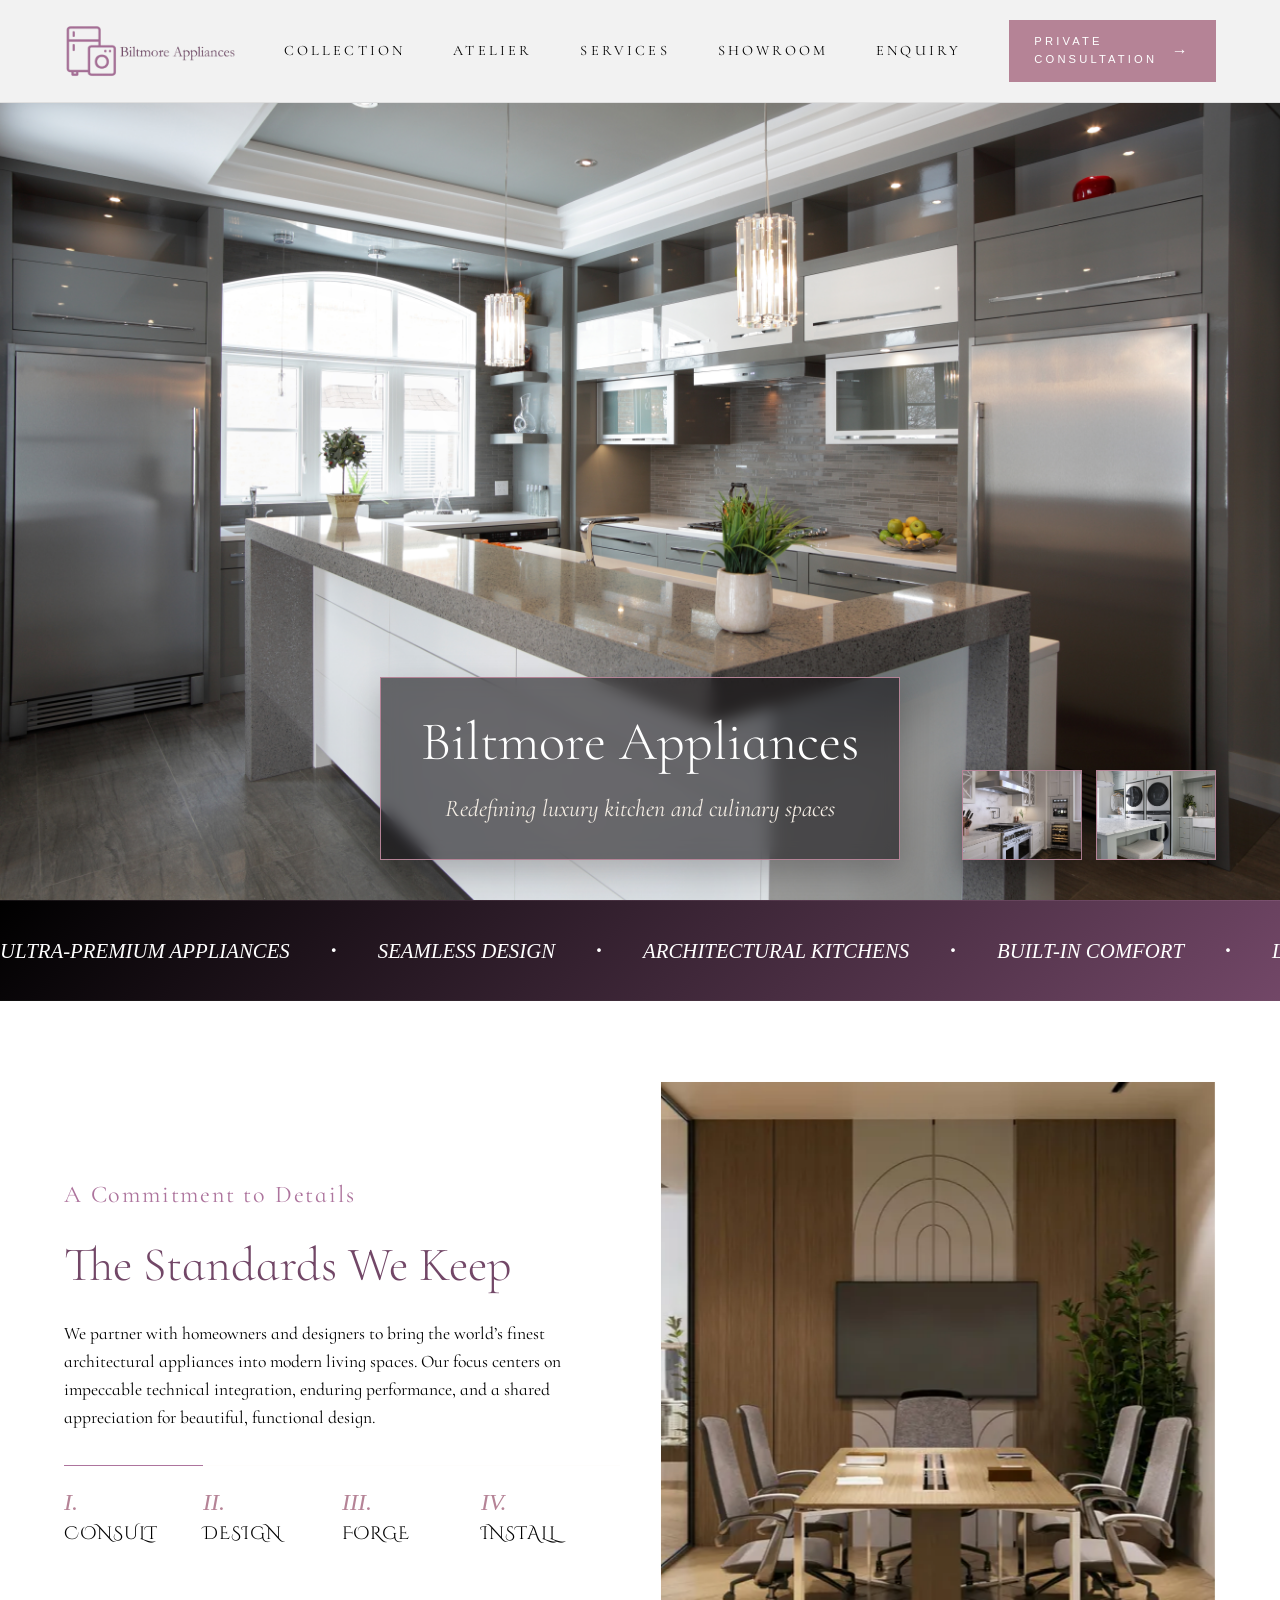
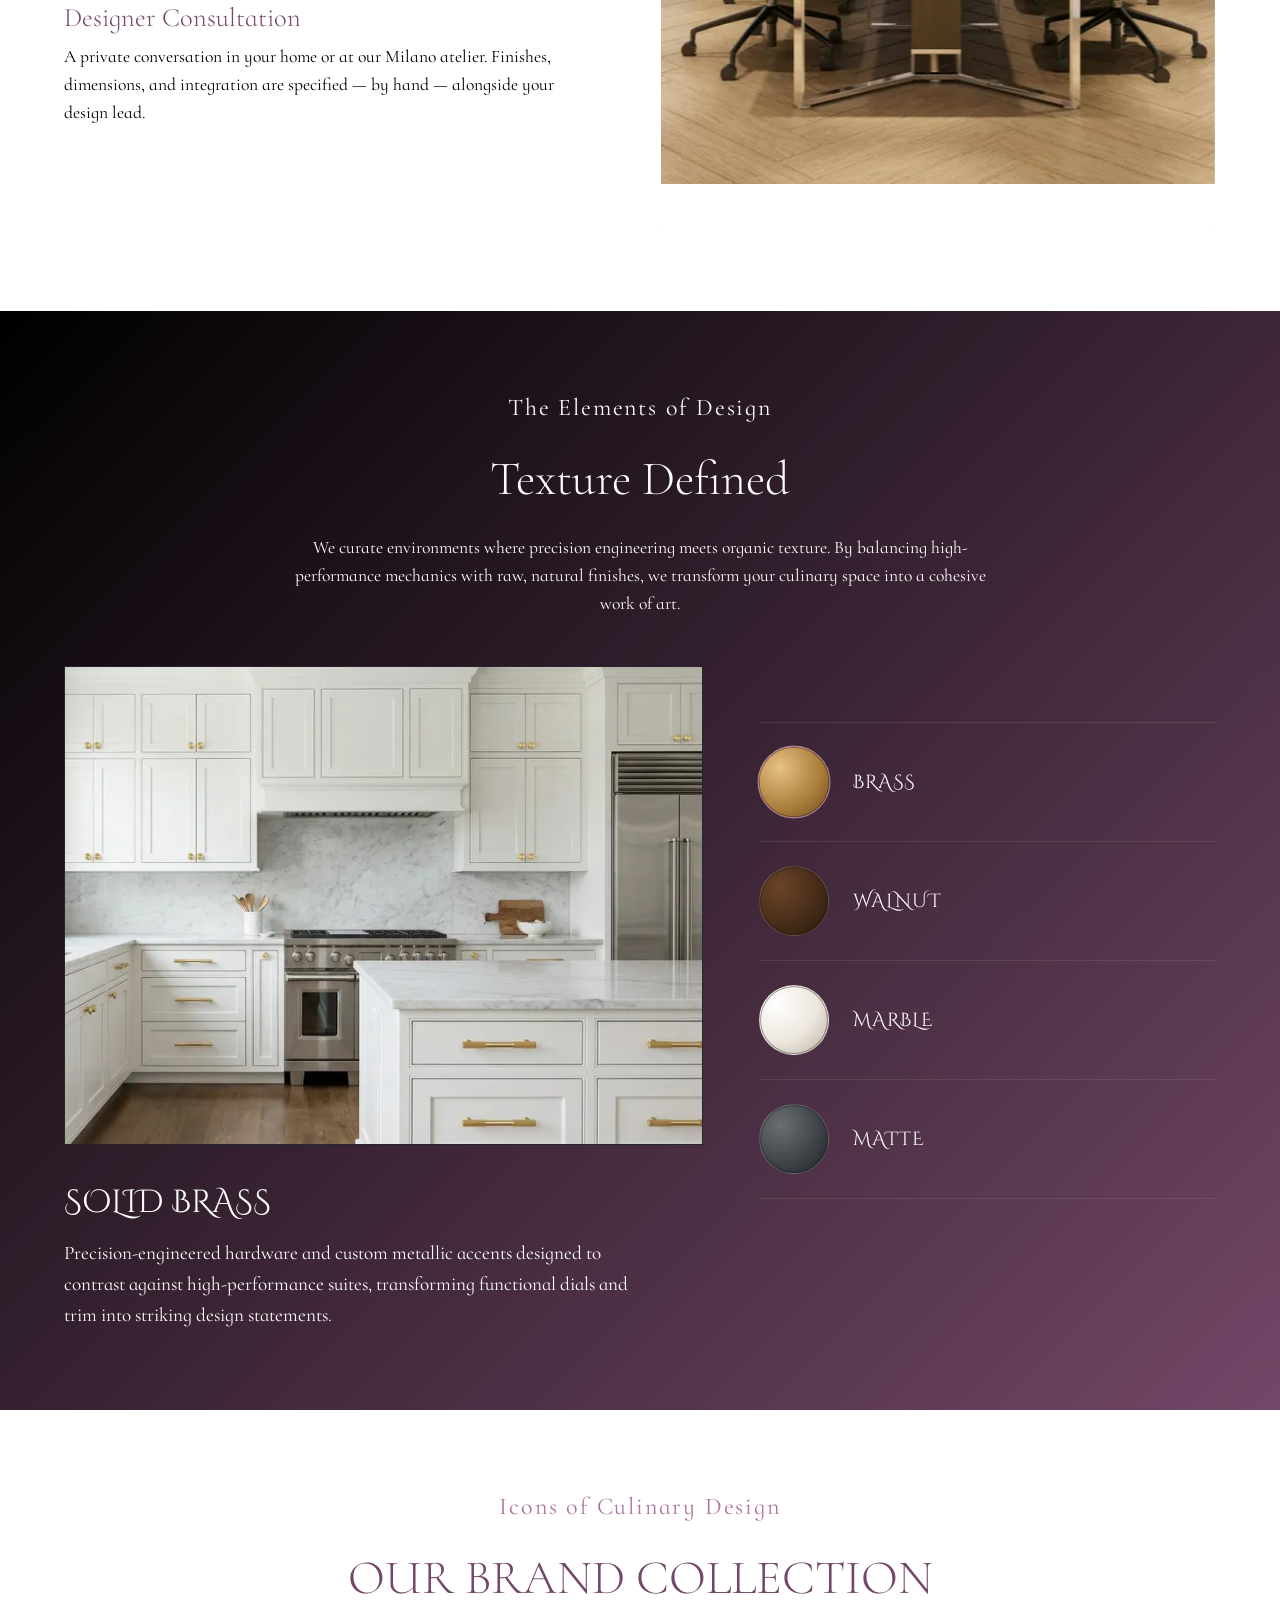
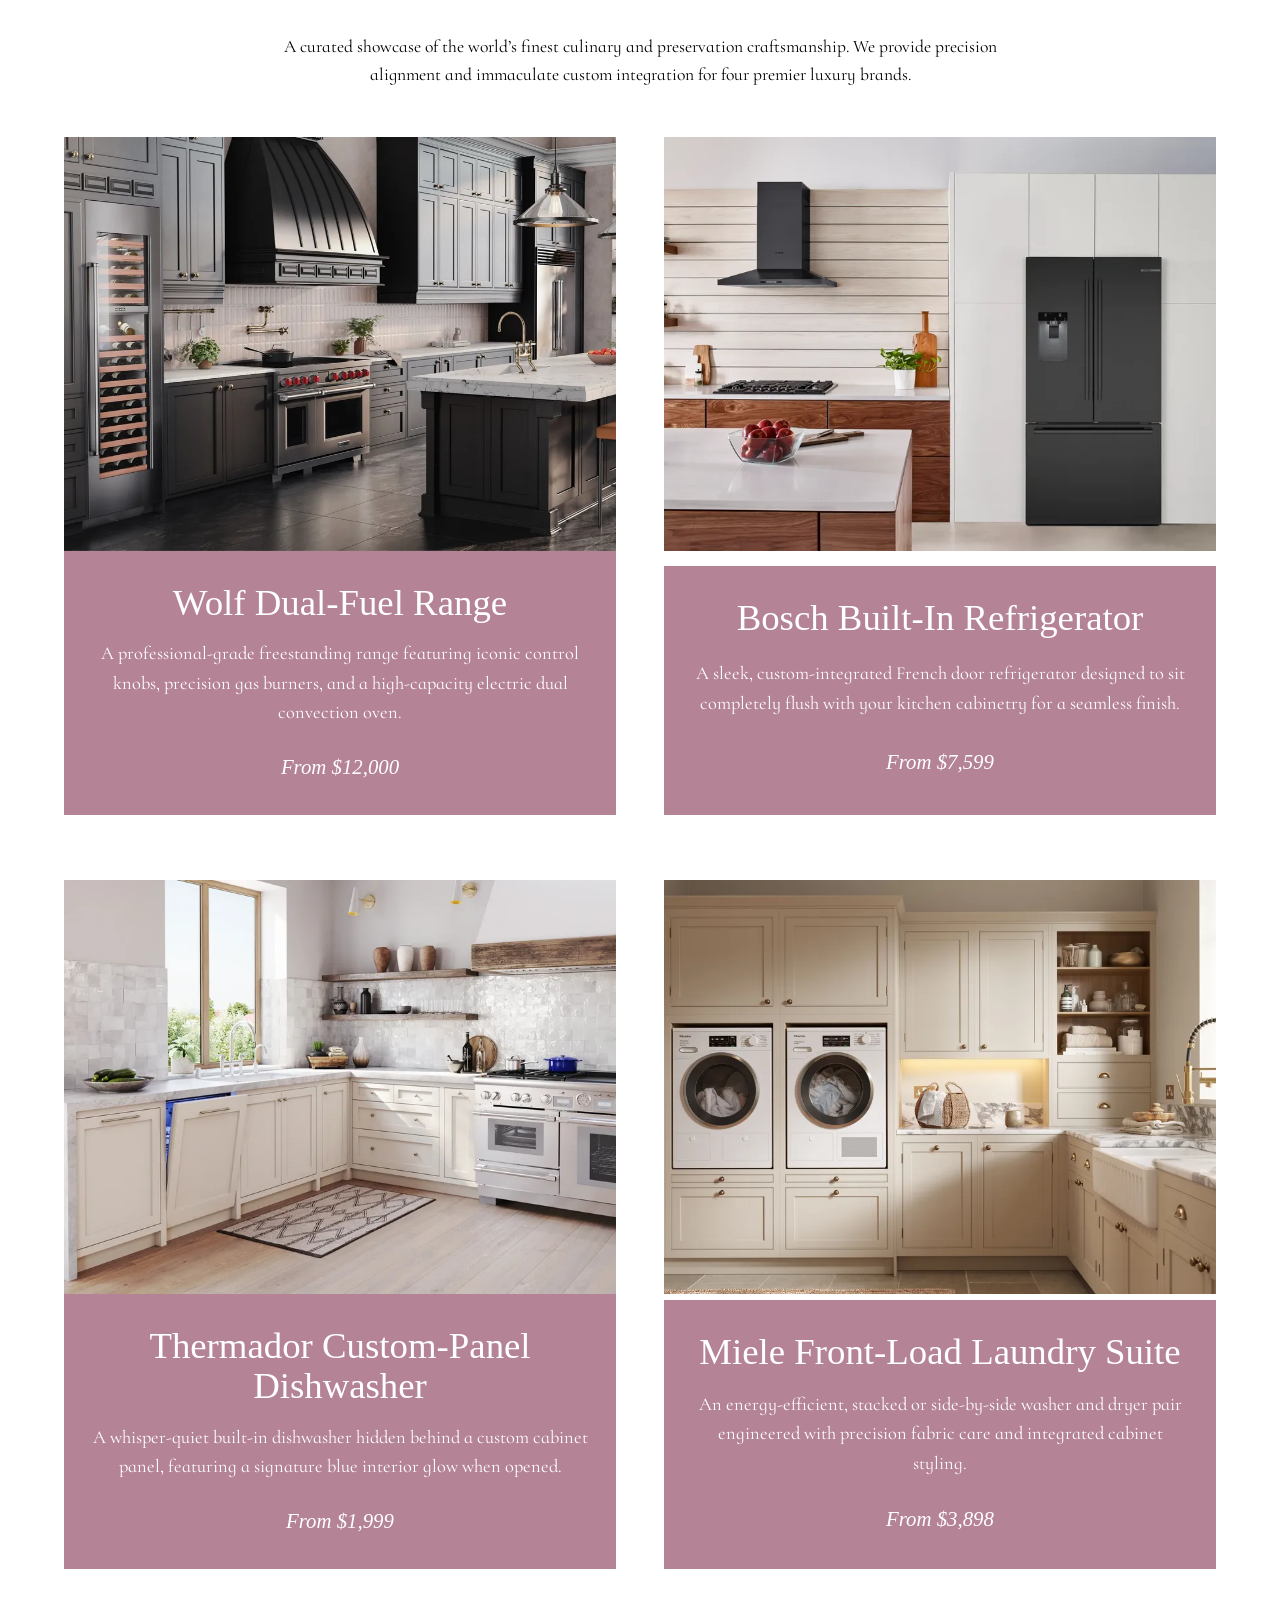
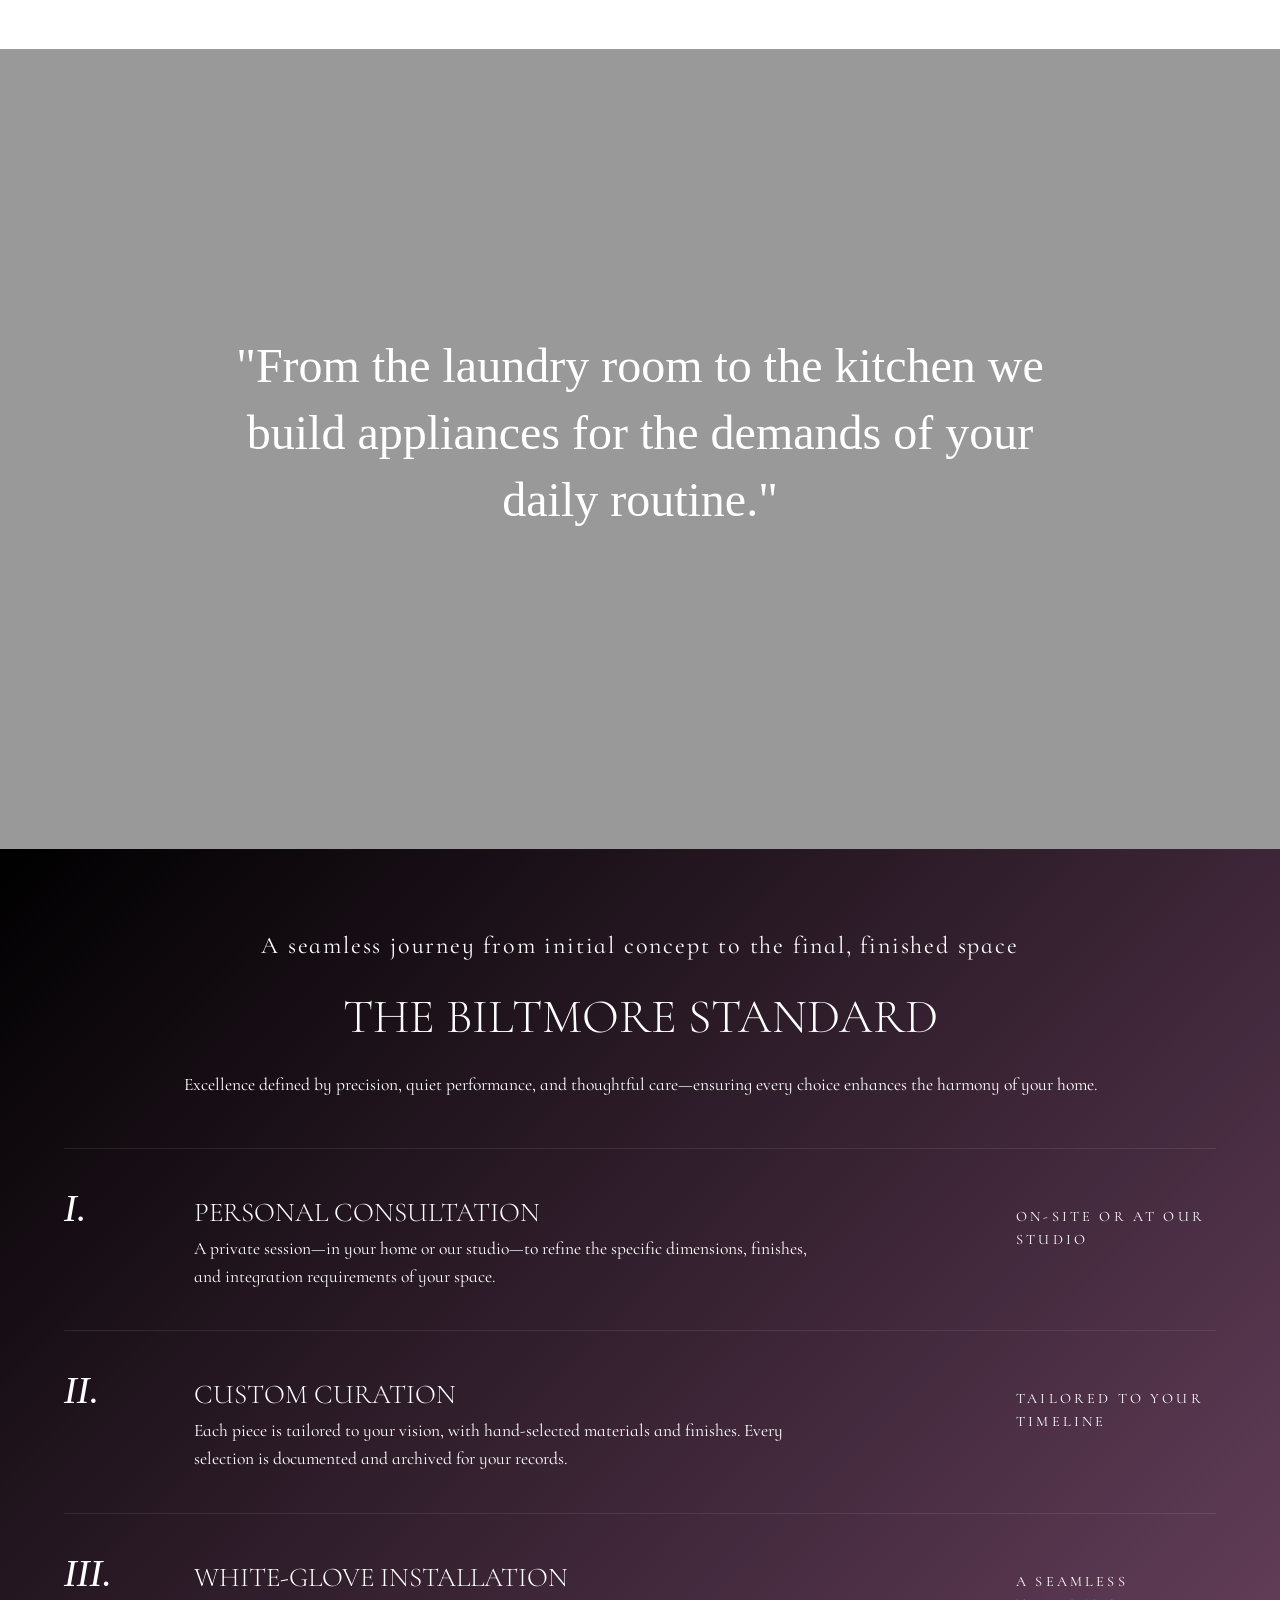
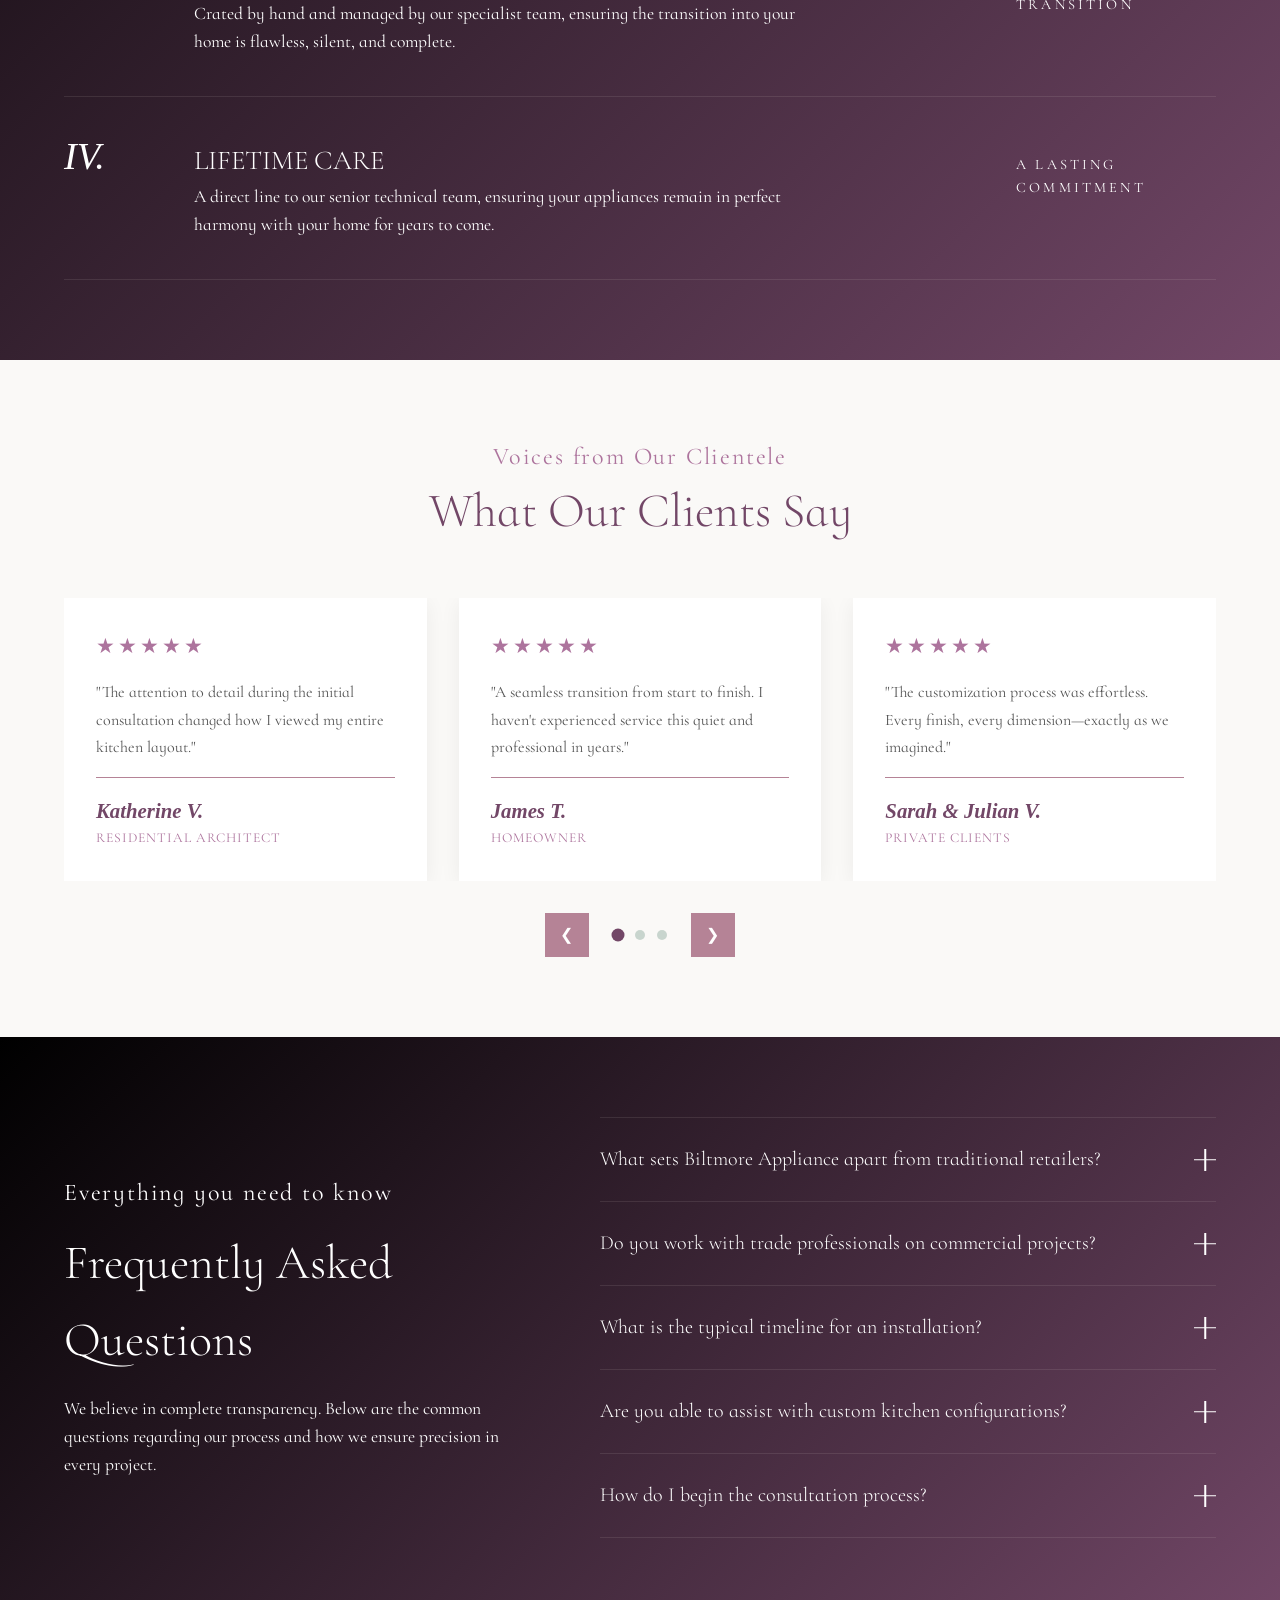
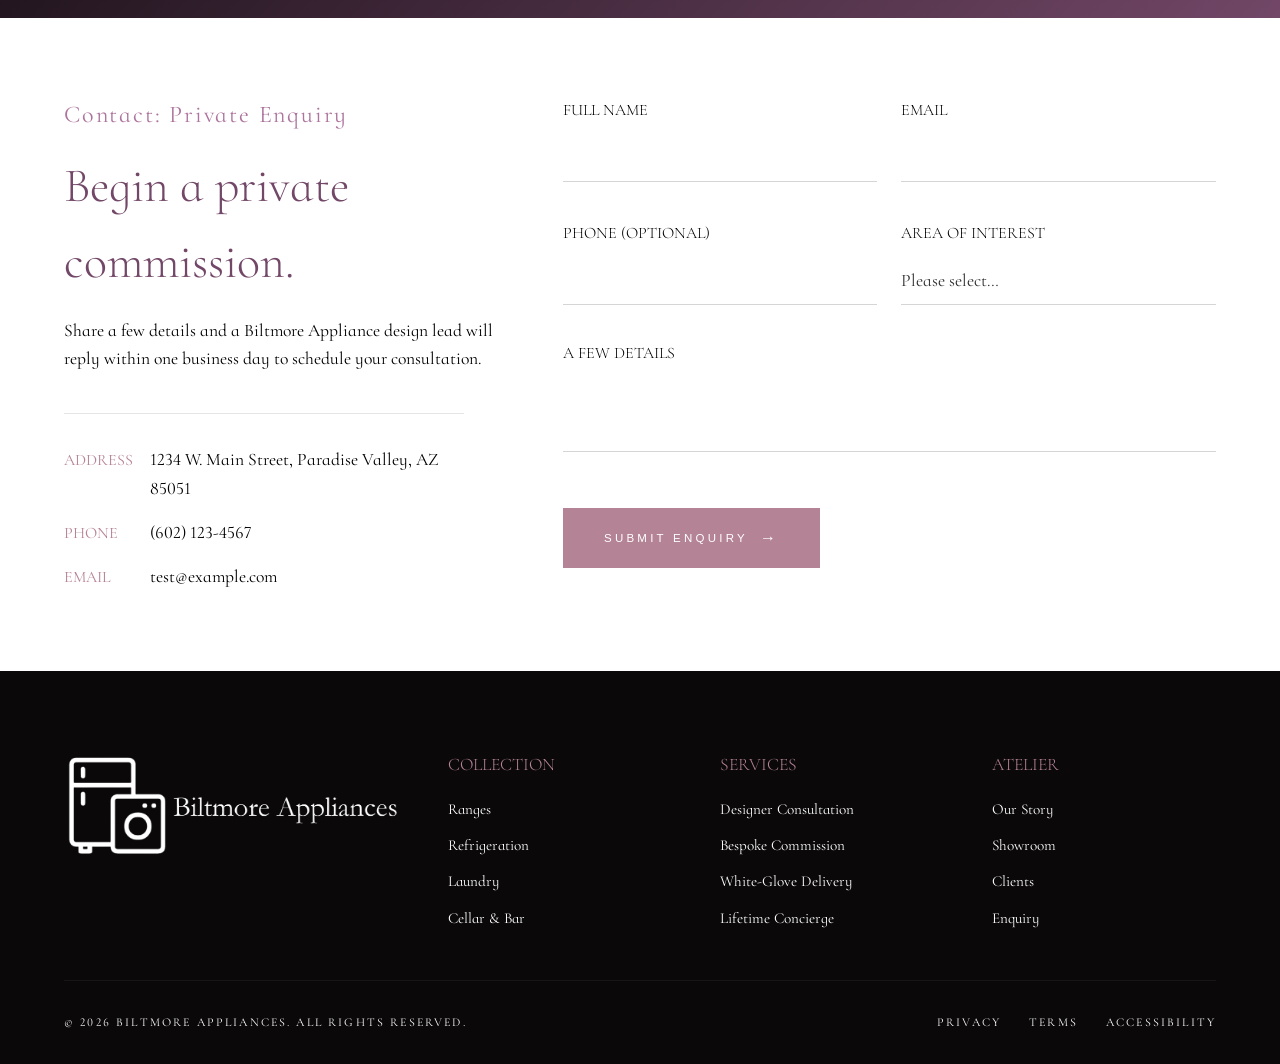
<file: index.html>
<!DOCTYPE html>
<html lang="en">

<head>
    <meta charset="UTF-8" />
    <meta name="viewport" content="width=device-width, initial-scale=1.0" />
    <meta name="description"
        content="Maison Ferré — A curated atelier of luxury home appliances. Bespoke kitchen, laundry, and refrigeration suites for the discerning home." />
    <title>Biltmore Appliances — Bespoke Luxury Home Appliances</title>

    <link rel="preconnect" href="https://fonts.googleapis.com">
    <link rel="preconnect" href="https://fonts.gstatic.com" crossorigin>
    <link href="https://fonts.googleapis.com/css2?family=Cinzel+Decorative:wght@400;700;900&display=swap"
        rel="stylesheet">
    <link href="https://fonts.googleapis.com/css2?family=Cormorant+Infant:ital,wght@0,300..700;1,300..700&display=swap"
        rel="stylesheet">

    <link rel="stylesheet" href="styles.css" />
    <script type="module" src="script.js" defer></script>
</head>

<body>
    <a class="skip-link" href="#main">Skip to main content</a>

    <!-- ============== HEADER ============== -->
    <header class="site-header" id="site-header">
        <div class="site-header__progress" aria-hidden="true"></div>
        <div class="container site-header__inner">
            <a href="#" class="site-header__brand" aria-label="Biltmore Appliance home">
                <img src="images/biltmore-logo.jpg" alt="Biltmore Appliance" class="site-header__logo" />
            </a>

            <nav class="site-nav" aria-label="Primary">
                <ul class="site-nav__list">
                    <li><a class="site-nav__link" href="#collection">Collection</a></li>
                    <li><a class="site-nav__link" href="#about">Atelier</a></li>
                    <li><a class="site-nav__link" href="#services">Services</a></li>
                    <li><a class="site-nav__link" href="#showroom">Showroom</a></li>
                    <li><a class="site-nav__link" href="#faq">Enquiry</a></li>
                </ul>
            </nav>

            <a href="#contact" class="btn btn--primary site-header__cta">Private Consultation</a>

            <div class="mobile-nav">
                <button type="button" class="mobile-nav__toggle" aria-expanded="false" aria-label="Open menu"
                    aria-controls="mobile-menu">
                    <span class="mobile-nav__bar"></span>
                    <span class="mobile-nav__bar"></span>
                    <span class="mobile-nav__bar"></span>
                </button>
                <div class="mobile-nav__overlay" aria-hidden="true"></div>
                <nav id="mobile-menu" class="mobile-nav__menu" aria-label="Mobile primary">
                    <ul class="mobile-nav__list">
                        <li><a class="mobile-nav__link" href="#collection">Collection</a></li>
                        <li><a class="mobile-nav__link" href="#about">Atelier</a></li>
                        <li><a class="mobile-nav__link" href="#services">Services</a></li>
                        <li><a class="mobile-nav__link" href="#showroom">Showroom</a></li>
                        <li><a class="mobile-nav__link" href="#testimonials">Clients</a></li>
                        <li><a class="mobile-nav__link" href="#faq">Enquiry</a></li>
                    </ul>
                    <a href="#contact" class="btn btn--primary mobile-nav__cta">Private Consultation</a>
                </nav>
            </div>
        </div>
    </header>

    <main id="main">
        <!-- ============== HERO (magic-slider thumbnails) ============== -->
        <section class="hero hero--magic" aria-label="Featured collections">
            <div class="hero__stage" aria-live="polite">
                <figure class="hero__slide is-active" data-slide="0"
                    style="background-image: url('images/biltmore-hero-kitchen.jpg');">
                </figure>
                <figure class="hero__slide" data-slide="1"
                    style="background-image: url('images/biltmore-hero-range.webp'); background-position: center 80%;">
                </figure>
                <figure class="hero__slide" data-slide="2"
                    style="background-image: url('images/biltmore-hero-laundry.jpg');">
                </figure>
            </div>

            <div class="container hero__inner">

                 <h1 class="hero__title" data-hero-title>
                    <span>Biltmore Appliances</span>
                </h1>
                
                <p class="hero__subtitle">
                   Redefining luxury kitchen and culinary spaces
                </p>

    
            </div>

            <!-- Thumbnail strip — click to grow into the hero -->
            <div class="hero__thumbs" role="tablist" aria-label="Hero collection thumbnails">
                <button type="button" class="hero__thumb is-active" role="tab" aria-selected="true" data-thumb="0">
                    <img src="images/biltmore-hero-kitchen.jpg" alt="A luxury kitchen with integrated appliances" />
                </button>
                <button type="button" class="hero__thumb" role="tab" aria-selected="false" data-thumb="1">
                    <img src="images/biltmore-hero-range.webp" style="object-position: center 80%;" alt="A professional-style luxury range" />
                </button>
                <button type="button" class="hero__thumb" role="tab" aria-selected="false" data-thumb="2">
                    <img src="images/biltmore-hero-laundry.jpg" alt="A premium laundry suite" />
                </button>
            </div>

            <span class="hero__scroll" aria-hidden="true">
                <span class="hero__scroll-line"></span>Scroll
            </span>
        </section>

        <!-- ============== MARQUEE / TICKER ============== -->
        <div class="marquee" aria-hidden="true">
            <div class="marquee__track">
                <span class="marquee__group">
                    <span>ULTRA-PREMIUM APPLIANCES</span><i>·</i><span>SEAMLESS DESIGN</span><i>·</i>
                    <span>ARCHITECTURAL KITCHENS</span><i>·</i><span>BUILT-IN COMFORT</span><i>·</i>
                    <span>LUXURY LIVING</span><i>·</i><span>EXPERT CRAFTSMANSHIP</span><i>·</i>
                    <span>BESPOKE SPACES</span><i>·</i><span>DESIGNER SHOWROOM</span><i>·</i>
                </span>
                <span class="marquee__group">
                    <span>ULTRA-PREMIUM APPLIANCES</span><i>·</i><span>SEAMLESS DESIGN</span><i>·</i>
                    <span>ARCHITECTURAL KITCHENS</span><i>·</i><span>BUILT-IN COMFORT</span><i>·</i>
                    <span>LUXURY LIVING</span><i>·</i><span>EXPERT CRAFTSMANSHIP</span><i>·</i>
                    <span>BESPOKE SPACES</span><i>·</i><span>DESIGNER SHOWROOM</span><i>·</i>
                </span>
            </div>
        </div>

        <!-- ============== ABOUT (editorial split + parallax) ============== -->
        <section class="about" id="about" aria-labelledby="about-title">
            <div class="container about__grid">

                <div class="about__content">
                    <p class="about__subtitle" data-reveal>A Commitment to Details</p>
                    <h2 class="about__title" id="about-title" data-reveal>
                        The Standards We Keep
                    </h2>
                    <p class="about__lede" data-reveal>
                        We partner with homeowners and designers to bring the world’s finest architectural appliances
                        into modern living spaces. Our focus centers on impeccable technical integration, enduring
                        performance, and a shared appreciation for beautiful, functional design.
                    </p>

                    <div class="about__process" data-reveal data-about-process>
                        <div class="about__process-steps" role="tablist" aria-label="Our four-chapter process">
                            <button type="button" class="about__step is-active" role="tab" aria-selected="true"
                                tabindex="0" data-step="consult" data-step-duration=""
                                data-step-title="CLIENT CONSULTATION"
                                data-step-copy="Every great project starts with an open conversation. We sit down with you to study your floor plans, learn how you cook and live, and help guide you toward the ideal appliance configurations for your daily lifestyle and culinary needs."
                                data-step-image="images/about-consult.webp"
                                data-step-image-alt="Client consultation in the Maison Ferré atelier">
                                <span class="about__step-num">I.</span>
                                <span class="about__step-label">Consult</span>
                            </button>
                            <button type="button" class="about__step" role="tab" aria-selected="false" tabindex="-1"
                                data-step="design" data-step-duration="" data-step-title="TECHNICAL SPECIFICATION"
                                data-step-copy="True luxury lies in the details. We collaborate closely with your cabinet makers and contractors, reviewing dimensions down to the exact millimeter to guarantee that every panel-ready unit and built-in range integrates completely flush."
                                data-step-image="images/about-design.webp"
                                data-step-image-alt="Technical drawings and design specifications">
                                <span class="about__step-num">II.</span>
                                <span class="about__step-label">Design</span>
                            </button>
                            <button type="button" class="about__step" role="tab" aria-selected="false" tabindex="-1"
                                data-step="forge" data-step-duration="" data-step-title="CUSTOM CURATION"
                                data-step-copy="We oversee the sourcing and preparation of your entire appliance suite. From hand-selecting unique finishes to coordinating custom trim details, we ensure every individual piece arriving at your home meets our strict premium standards."
                                data-step-image="images/about-forge.webp"
                                data-step-image-alt="Hand-forged appliance components in the Milano atelier">
                                <span class="about__step-num">III.</span>
                                <span class="about__step-label">Forge</span>
                            </button>
                            <button type="button" class="about__step" role="tab" aria-selected="false" tabindex="-1"
                                data-step="install" data-step-duration="" data-step-title="PRECISION INSTALLATION"
                                data-step-copy="Our specialized team manages the final transport, unboxing, and structural setup. We level every unit, calibrate the connections, and double-check every reveal so your kitchen operates beautifully and flawlessly from the very first day."
                                data-step-image="images/about-install.webp"
                                data-step-image-alt="Completed precision installation in client home">
                                <span class="about__step-num">IV.</span>
                                <span class="about__step-label">Install</span>
                            </button>
                        </div>

                        <div class="about__process-detail" aria-live="polite">
                            <h3 class="about__process-title" data-process-title>Designer Consultation</h3>
                            <p class="about__process-copy" data-process-copy>
                                A private conversation in your home or at our Milano atelier. Finishes,
                                dimensions, and integration are specified — by hand — alongside your design lead.
                            </p>
                        </div>
                    </div>
                </div>

                <figure class="about__media" data-reveal>
                    <div class="about__media-frame">
                        <img src="images/about-consult.webp" alt="Client consultation in the Maison Ferré atelier"
                            data-parallax data-parallax-speed="0.18" data-about-image
                            class="about__image about__image--primary" />
                    </div>
                </figure>
            </div>
        </section>

        <!-- ============== MATERIALS (palette swatches) ============== -->
        <section class="materials" id="materials" aria-labelledby="materials-title" data-materials>
            <div class="container materials__grid">
                <header class="materials__header">
                    <p class="materials__subtitle" data-reveal>The Elements of Design</p>
                    <h2 class="materials__title" id="materials-title" data-reveal>
                        Texture Defined
                    </h2>
                    <p class="materials__lede" data-reveal>
                        We curate environments where precision engineering meets organic texture. By balancing
                        high-performance mechanics with raw, natural finishes, we transform your culinary space into a
                        cohesive work of art.
                    </p>
                </header>

                <div class="materials__display" data-reveal>
                    <figure class="materials__feature">
                        <div class="materials__feature-frame">
                            <img class="materials__feature-image" data-material-image src="images/materials-brass.webp"
                                alt="Polished forged brass surface with warm tonal variation" />
                        </div>
                        <figcaption class="materials__feature-info">
                            <h3 class="materials__feature-name" data-material-name>SOLID BRASS</h3>
                            <p class="materials__feature-copy" data-material-copy>
                                Precision-engineered hardware and custom metallic accents designed to contrast against
                                high-performance suites, transforming functional dials and trim into striking design
                                statements.
                            </p>
                        </figcaption>
                    </figure>

                    <ul class="materials__swatches" role="tablist" aria-label="Material palette">
                        <li>
                            <button type="button" class="materials__swatch is-active" role="tab" aria-selected="true"
                                tabindex="0" data-material="brass" data-material-name="SOLID BRASS"
                                data-material-copy="Precision-engineered hardware and custom metallic accents designed to contrast against high-performance suites, transforming functional dials and trim into striking design statements."
                                data-material-image="images/materials-brass.webp"
                                data-material-image-alt="Polished forged brass surface with warm tonal variation">
                                <span class="materials__swatch-chip materials__swatch-chip--brass"
                                    aria-hidden="true"></span>
                                <span class="materials__swatch-meta">
                                    <span class="materials__swatch-label">Brass</span>
                                </span>
                            </button>
                        </li>
                        <li>
                            <button type="button" class="materials__swatch" role="tab" aria-selected="false"
                                tabindex="-1" data-material="walnut" data-material-name="Smoked Walnut"
                                data-material-copy="Warm, architectural millwork tailored for seamless panel integration, expertly cladding luxury refrigeration configurations to let heavy utility disappear into custom cabinetry."
                                data-material-image="images/materials-walnut.webp"
                                data-material-image-alt="Smoked walnut wood grain detail">
                                <span class="materials__swatch-chip materials__swatch-chip--walnut"
                                    aria-hidden="true"></span>
                                <span class="materials__swatch-meta">
                                    <span class="materials__swatch-label">Walnut</span>
                                </span>
                            </button>
                        </li>
                        <li>
                            <button type="button" class="materials__swatch" role="tab" aria-selected="false"
                                tabindex="-1" data-material="marble" data-material-name="Calacatta Marble"
                                data-material-copy="Sculptural, continuous stone surfaces engineered to frame professional-grade dual-fuel ranges and flush-mounted cooktops, balancing grand architecture with precision utility."
                                data-material-image="images/materials-marble.webp"
                                data-material-image-alt="White Calacatta marble surface with delicate veining">
                                <span class="materials__swatch-chip materials__swatch-chip--marble"
                                    aria-hidden="true"></span>
                                <span class="materials__swatch-meta">
                                    <span class="materials__swatch-label">Marble</span>
                                </span>
                            </button>
                        </li>
                        <li>
                            <button type="button" class="materials__swatch" role="tab" aria-selected="false"
                                tabindex="-1" data-material="slate" data-material-name="MATTE BLACK"
                                data-material-copy="Deep, light-absorbing appliance configurations and dark-honed architectural panels that ground the contemporary cooking zone with a sleek, minimalist intensity."
                                data-material-image="images/materials-matte.webp"
                                data-material-image-alt="Honed dark slate stone surface detail">
                                <span class="materials__swatch-chip materials__swatch-chip--leather"
                                    aria-hidden="true"></span>
                                <span class="materials__swatch-meta">
                                    <span class="materials__swatch-label">Matte</span>
                                </span>
                            </button>
                        </li>
                    </ul>
                </div>
            </div>
        </section>

        <!-- ============== COLLECTION (2x2 grid) ============== -->
        <section class="collection" id="collection" aria-labelledby="collection-title">
            <div class="container">
                <header class="collection__header">
                    <p class="collection__subtitle" data-reveal>Icons of Culinary Design</p>
                    <h2 class="collection__title" id="collection-title" data-reveal>
                        OUR BRAND COLLECTION
                    </h2>
                    <p class="collection__lede" data-reveal>
                        A curated showcase of the world’s finest culinary and preservation craftsmanship. We provide
                        precision alignment and immaculate custom integration for four premier luxury brands.
                    </p>
                </header>

                <ul class="collection__grid" data-collection-grid>
                    <li class="collection__item" data-reveal>
                        <figure class="collection__media">
                            <img src="images/collection-wolf.webp"
                                alt="The Ferré 48 — hand-forged dual-fuel range in brushed brass" />
                        </figure>
                        <div class="collection__body">
                            <h3 class="collection__name">Wolf Dual-Fuel Range</h3>
                            <p class="collection__meta">A professional-grade freestanding range featuring iconic control
                                knobs, precision gas burners, and a high-capacity electric dual convection oven.</p>
                            <p class="collection__price">From $12,000</p>
                        </div>
                    </li>
                    <li class="collection__item" data-reveal>
                        <figure class="collection__media">
                            <img src="images/collection-bocsh.webp"
                                alt="The Sienna column refrigerator with walnut veneer" />
                        </figure>
                        <div class="collection__body">
                            <h3 class="collection__name">Bosch Built-In Refrigerator</h3>
                            <p class="collection__meta">A sleek, custom-integrated French door refrigerator designed to
                                sit completely flush with your kitchen cabinetry for a seamless finish.</p>
                            <p class="collection__price">From $7,599</p>
                        </div>
                    </li>
                    <li class="collection__item" data-reveal>
                        <figure class="collection__media">
                            <img src="images/collection-thermador.webp"
                                alt="The Aria laundry suite in champagne bronze" />
                        </figure>
                        <div class="collection__body">
                            <h3 class="collection__name">Thermador Custom-Panel Dishwasher</h3>
                            <p class="collection__meta">A whisper-quiet built-in dishwasher hidden behind a custom
                                cabinet panel, featuring a signature blue interior glow when opened.</p>
                            <p class="collection__price">From $1,999</p>
                        </div>
                    </li>
                    <li class="collection__item" data-reveal>
                        <figure class="collection__media">
                            <img src="images/collection-miele.webp" alt="The Cellier 240 wine vault" />
                        </figure>
                        <div class="collection__body">
                            <h3 class="collection__name">Miele Front-Load Laundry Suite</h3>
                            <p class="collection__meta">An energy-efficient, stacked or side-by-side washer and dryer
                                pair engineered with precision fabric care and integrated cabinet styling.</p>
                            <p class="collection__price">From $3,898</p>
                        </div>
                    </li>
                </ul>
            </div>
        </section>

        <!-- ============== PARALLAX QUOTE BANNER ============== -->
        <section class="banner" id="founder-quote" aria-labelledby="banner-title" role="region"
            aria-label="Founder quote banner">
            <div class="banner__overlay" aria-hidden="true"></div>
            <div class="container banner__inner">
                <figure class="banner__figure" aria-describedby="banner-desc">
                    <blockquote class="banner__quote" data-reveal>
                        <h2 id="banner-title">
                            <span class="visually-hidden">Quote:</span>
                            "From the laundry room to the kitchen we build appliances for the demands of your daily
                            routine."
                        </h2>
                    </blockquote>
                </figure>
            </div>
        </section>

        <!-- ============== SERVICES ============== -->
        <section class="services" id="services" aria-labelledby="services-title">
            <div class="container">
                <header class="services__header services__header--split">
                    <div class="services__header-lead">
                        <p class="services__subtitle" data-reveal>A seamless journey from initial concept to the final,
                            finished space</p>
                        <h2 class="services__header-title" id="services-title" data-reveal>
                            THE BILTMORE STANDARD
                        </h2>
                        <p class="services__header-lede" data-reveal>
                            Excellence defined by precision, quiet performance, and thoughtful care—ensuring every
                            choice enhances the harmony of your home.
                        </p>
                    </div>
                </header>

                <ol class="services__list">
                    <li class="service" data-reveal>
                        <span class="service__num">I.</span>
                        <div class="service__body">
                            <h3 class="service__title">PERSONAL CONSULTATION</h3>
                            <p class="service__copy">
                                A private session—in your home or our studio—to refine the specific dimensions,
                                finishes, and integration requirements of your space.
                            </p>
                        </div>
                        <span class="service__hint" aria-hidden="true">On-Site Or At Our Studio</span>
                    </li>
                    <li class="service" data-reveal>
                        <span class="service__num">II.</span>
                        <div class="service__body">
                            <h3 class="service__title">CUSTOM CURATION</h3>
                            <p class="service__copy">
                                Each piece is tailored to your vision, with hand-selected materials and finishes. Every
                                selection is documented and archived for your records.
                            </p>
                        </div>
                        <span class="service__hint" aria-hidden="true">Tailored To Your Timeline</span>
                    </li>
                    <li class="service" data-reveal>
                        <span class="service__num">III.</span>
                        <div class="service__body">
                            <h3 class="service__title">WHITE-GLOVE INSTALLATION</h3>
                            <p class="service__copy">
                                Crated by hand and managed by our specialist team, ensuring the transition into your
                                home is flawless, silent, and complete.
                            </p>
                        </div>
                        <span class="service__hint" aria-hidden="true">A Seamless Transition</span>
                    </li>
                    <li class="service" data-reveal>
                        <span class="service__num">IV.</span>
                        <div class="service__body">
                            <h3 class="service__title">LIFETIME CARE</h3>
                            <p class="service__copy">
                                A direct line to our senior technical team, ensuring your appliances remain in perfect
                                harmony with your home for years to come.
                            </p>
                        </div>
                        <span class="service__hint" aria-hidden="true">A Lasting Commitment</span>
                    </li>
                </ol>
            </div>
        </section>

        <!-- ============== TESTIMONIALS (semantic, BEM, WCAG) ============== -->
        <section id="testimonials" class="reviews-section">
            <div class="container">
                <header class="reviews__header">
                    <p class="subtitle reviews-subtitle">Voices from Our Clientele</p>
                    <h2 class="reviews-title">What Our Clients Say</h2>
                </header>

                <div class="reviews-slider" id="reviewsSlider">
                    <div class="reviews-track" id="reviewsTrack">

                        <article class="review-card">
                            <div class="review-stars">&#9733;&#9733;&#9733;&#9733;&#9733;</div>
                            <blockquote class="review-text">"The attention to detail during the initial consultation changed how I viewed my entire kitchen layout."</blockquote>
                            <footer class="review-author">
                                <cite class="review-name">Katherine V.</cite>
                                <p class="review-service">Residential Architect</p>
                            </footer>
                        </article>

                        <article class="review-card">
                            <div class="review-stars">&#9733;&#9733;&#9733;&#9733;&#9733;</div>
                            <blockquote class="review-text">"A seamless transition from start to finish. I haven't experienced service this quiet and professional in years."</blockquote>
                            <footer class="review-author">
                                <cite class="review-name">James T.</cite>
                                <p class="review-service">Homeowner</p>
                            </footer>
                        </article>

                        <article class="review-card">
                            <div class="review-stars">&#9733;&#9733;&#9733;&#9733;&#9733;</div>
                            <blockquote class="review-text">"The customization process was effortless. Every finish, every dimension—exactly as we imagined."</blockquote>
                            <footer class="review-author">
                                <cite class="review-name">Sarah & Julian V.</cite>
                                <p class="review-service">Private Clients</p>
                            </footer>
                        </article>

                        <article class="review-card">
                            <div class="review-stars">&#9733;&#9733;&#9733;&#9733;&#9733;</div>
                            <blockquote class="review-text">"The technical precision of the installation was unmatched. They handled the complex requirements of our space with complete ease."</blockquote>
                            <footer class="review-author">
                                <cite class="review-name">Robert W.</cite>
                                <p class="review-service">Luxury Property Developer</p>
                            </footer>
                        </article>

                        <article class="review-card">
                            <div class="review-stars">&#9733;&#9733;&#9733;&#9733;&#9733;</div>
                            <blockquote class="review-text">"Finally, a team that values precision as much as I do. The Biltmore standard is real."</blockquote>
                            <footer class="review-author">
                                <cite class="review-name">Clara M.</cite>
                                <p class="review-service">Interior Designer</p>
                            </footer>
                        </article>

                        <article class="review-card">
                            <div class="review-stars">&#9733;&#9733;&#9733;&#9733;&#9733;</div>
                            <blockquote class="review-text">"From the first meeting to the final walkthrough, everything was handled with absolute care."</blockquote>
                            <footer class="review-author">
                                <cite class="review-name">William C.</cite>
                                <p class="review-service">Boutique Hotel Owner</p>
                            </footer>
                        </article>

                        <article class="review-card">
                            <div class="review-stars">&#9733;&#9733;&#9733;&#9733;&#9733;</div>
                            <blockquote class="review-text">"The Biltmore process is remarkably quiet—an essential quality for those who appreciate true luxury."</blockquote>
                            <footer class="review-author">
                                <cite class="review-name">Julian S.</cite>
                                <p class="review-service">Architectural Firm Partner</p>
                            </footer>
                        </article>

                        <article class="review-card">
                            <div class="review-stars">&#9733;&#9733;&#9733;&#9733;&#9733;</div>
                            <blockquote class="review-text">"Every installation detail was handled with a level of care I haven't encountered elsewhere."</blockquote>
                            <footer class="review-author">
                                <cite class="review-name">Elena P.</cite>
                                <p class="review-service">Design Consultant</p>
                            </footer>
                        </article>

                        <article class="review-card">
                            <div class="review-stars">&#9733;&#9733;&#9733;&#9733;&#9733;</div>
                            <blockquote class="review-text">"To find a team that understands the nuance of a home as much as the mechanics of an appliance is rare."</blockquote>
                            <footer class="review-author">
                                <cite class="review-name">Marcus & Clara D.</cite>
                                <p class="review-service">Homeowners</p>
                            </footer>
                        </article>
                    </div>
                </div>

                <div class="review-controls">
                    <button class="review-btn review-prev" id="reviewPrev">&#10094;</button>
                    <div class="review-dots" id="reviewDots"></div>
                    <button class="review-btn review-next" id="reviewNext">&#10095;</button>
                </div>
            </div>
        </section>

        <!-- ============== FAQ (accordion) ============== -->
        <section class="faq" id="faq" aria-labelledby="faq-title">
            <div class="container faq__grid">
                <aside class="faq__aside">
                    <p class="faq__subtitle" data-reveal>Everything you need to know</p>
                    <h2 class="faq__title" id="faq-title" data-reveal>
                       Frequently Asked Questions
                    </h2>
                    <p class="faq__lede" data-reveal>
                       We believe in complete transparency. Below are the common questions regarding our process and how we ensure precision in every project.
                    </p>
                </aside>

                <ul class="faq__list" data-reveal>
                    <li class="faq__item">
                        <h3>
                            <button class="faq__trigger" aria-expanded="false" aria-controls="faq-1">
                                <span class="faq__question">What sets Biltmore Appliance apart from traditional retailers?</span>
                                <span class="faq__icon" aria-hidden="true"></span>
                            </button>
                        </h3>
                        <div id="faq-1" class="faq__answer" hidden>
                            <p>Unlike standard showrooms, we focus on the integration of luxury appliances into the architecture of your home. We bridge the gap between high-performance utility and bespoke design.
                            </p>
                        </div>
                    </li>
                    <li class="faq__item">
                        <h3>
                            <button class="faq__trigger" aria-expanded="false" aria-controls="faq-2">
                                <span class="faq__question">Do you work with trade professionals on commercial projects?</span>
                                <span class="faq__icon" aria-hidden="true"></span>
                            </button>
                        </h3>
                        <div id="faq-2" class="faq__answer" hidden>
                            <p>Yes. We regularly partner with architects, interior designers, and property developers to ensure technical requirements and design visions are executed with precision.
                            </p>
                        </div>
                    </li>
                    <li class="faq__item">
                        <h3>
                            <button class="faq__trigger" aria-expanded="false" aria-controls="faq-3">
                                <span class="faq__question">What is the typical timeline for an installation?</span>
                                <span class="faq__icon" aria-hidden="true"></span>
                            </button>
                        </h3>
                        <div id="faq-3" class="faq__answer" hidden>
                            <p>Because every project is tailored to the specific dimensions and finishes of your space, timelines vary. During our initial consultation, we provide a clear, transparent schedule based on your project's scope.</p>
                        </div>
                    </li>
                    <li class="faq__item">
                        <h3>
                            <button class="faq__trigger" aria-expanded="false" aria-controls="faq-4">
                                <span class="faq__question">Are you able to assist with custom kitchen configurations?</span>
                                <span class="faq__icon" aria-hidden="true"></span>
                            </button>
                        </h3>
                        <div id="faq-4" class="faq__answer" hidden>
                            <p>Absolutely. We specialize in complex layouts, including flush-mount installations, custom paneling, and advanced ventilation systems that require exacting tolerances.</p>
                        </div>
                    </li>
                    <li class="faq__item">
                        <h3>
                            <button class="faq__trigger" aria-expanded="false" aria-controls="faq-5">
                                <span class="faq__question">How do I begin the consultation process?</span>
                                <span class="faq__icon" aria-hidden="true"></span>
                            </button>
                        </h3>
                        <div id="faq-5" class="faq__answer" hidden>
                            <p>You can reach out through our contact page to schedule an initial discussion. We will review your project needs and determine the most effective path to achieving your goals.</p>
                        </div>
                    </li>
                </ul>
            </div>
        </section>

        <!-- ============== CONTACT ============== -->
        <section class="contact" id="contact" aria-labelledby="contact-title">
            <div class="container contact__grid">
                <aside class="contact__aside" data-reveal>
                    <p class="contact__subtitle">Contact: Private Enquiry</p>
                    <h2 class="contact__title" id="contact-title">
                        Begin a private commission.</em>
                    </h2>
                    <p class="contact__lede">
                        Share a few details and a Biltmore Appliance design lead will reply
                        within one business day to schedule your consultation.
                    </p>
                    <ul class="contact__details">
                        <li>
                            <span class="contact__label">Address</span>
                            <span>1234 W. Main Street, Paradise Valley, AZ 85051</span>
                        </li>
                        <li>
                            <span class="contact__label">Phone</span>
                            <a href="">(602) 123-4567</a>
                        </li>
                        <li>
                            <span class="contact__label">Email</span>
                            <a href="">test@example.com</a>
                        </li>
                    </ul>
                </aside>

                <form class="contact-form" data-validate novalidate data-reveal>
                    <div class="form-field">
                        <label class="form-field__label" for="name">Full name</label>
                        <input class="form-field__input" type="text" id="name" name="name" required
                            autocomplete="name" />
                        <span class="form-field__error" aria-live="polite"></span>
                    </div>
                    <div class="form-field">
                        <label class="form-field__label" for="email">Email</label>
                        <input class="form-field__input" type="email" id="email" name="email" required
                            autocomplete="email" />
                        <span class="form-field__error" aria-live="polite"></span>
                    </div>
                    <div class="form-field">
                        <label class="form-field__label" for="phone">Phone (optional)</label>
                        <input class="form-field__input" type="tel" id="phone" name="phone" autocomplete="tel" />
                        <span class="form-field__error" aria-live="polite"></span>
                    </div>
                    <div class="form-field">
                        <label class="form-field__label" for="interest">Area of interest</label>
                        <select class="form-field__input" id="interest" name="interest" required>
                            <option value="">Please select…</option>
                            <option>Bespoke commission</option>
                            <option>Full kitchen suite</option>
                            <option>Refrigeration</option>
                            <option>Laundry</option>
                            <option>Showroom visit</option>
                        </select>
                        <span class="form-field__error" aria-live="polite"></span>
                    </div>
                    <div class="form-field form-field--full">
                        <label class="form-field__label" for="message">A few details</label>
                        <textarea class="form-field__input" id="message" name="message" rows="2" required
                            minlength="10"></textarea>
                        <span class="form-field__error" aria-live="polite"></span>
                    </div>
                    <button type="submit" class="btn btn--primary contact-form__submit">Submit Enquiry</button>
                    <p class="contact-form__success" hidden role="status">
                        Thank you. A design lead will be in touch within one business day.
                    </p>
                </form>
            </div>
        </section>
    </main>

    <!-- ============== FOOTER ============== -->
    <footer class="site-footer" aria-labelledby="footer-title">
        <div class="container site-footer__grid">
            <div class="site-footer__brand">
                <img src="images/biltmore-logo.jpg" alt="Biltmore Appliance" class="site-footer__logo" id="footer-title" />
            </div>
            <nav class="site-footer__col" aria-label="Collection">
                <h3 class="site-footer__heading">Collection</h3>
                <ul>
                    <li><a href="#collection">Ranges</a></li>
                    <li><a href="#collection">Refrigeration</a></li>
                    <li><a href="#collection">Laundry</a></li>
                    <li><a href="#collection">Cellar &amp; Bar</a></li>
                </ul>
            </nav>
            <nav class="site-footer__col" aria-label="Services">
                <h3 class="site-footer__heading">Services</h3>
                <ul>
                    <li><a href="#services">Designer Consultation</a></li>
                    <li><a href="#services">Bespoke Commission</a></li>
                    <li><a href="#services">White-Glove Delivery</a></li>
                    <li><a href="#services">Lifetime Concierge</a></li>
                </ul>
            </nav>
            <nav class="site-footer__col" aria-label="Atelier">
                <h3 class="site-footer__heading">Atelier</h3>
                <ul>
                    <li><a href="#about">Our Story</a></li>
                    <li><a href="#showroom">Showroom</a></li>
                    <li><a href="#testimonials">Clients</a></li>
                    <li><a href="#faq">Enquiry</a></li>
                </ul>
            </nav>
        </div>
        <div class="container site-footer__base">
            <p>&copy; 2026 Biltmore Appliances. All rights reserved.</p>
            <ul class="site-footer__legal">
                <li><a href="#">Privacy</a></li>
                <li><a href="#">Terms</a></li>
                <li><a href="#">Accessibility</a></li>
            </ul>
        </div>
    </footer>
</body>

</html>
</file>
<file: styles.css>
﻿* {
    margin: 0;
    padding: 0;
    box-sizing: border-box;
}

:root {
    --primary: #724767;
    --secondary: #ad749d;
    --accent: #b58396;
}

body {
    font-family: "Cormorant Infant", sans-serif;
    font-size: 1.1rem;
    font-weight: 400;
    line-height: 1.6;
    color: #2f2f2f;
}

h1,
h2,
h3,
h4,
h5,
h6,
.heading {
    font-family: "Cinzel Decorative", serif;
    font-optical-sizing: auto;
    font-style: normal;
    font-weight: 300;
}

.subtitle {
    font-family: "Cormorant Infant", sans-serif;
    font-size: 1.5rem;
    letter-spacing: 1.2px;
    line-height: 1.4;
    color: var(--secondary);
}


.container {
    width: 90%;
    max-width: 1440px;
    margin-left: auto;
    margin-right: auto;
}

/* ============================================================
   BASE
   ============================================================ */

html {
    scroll-behavior: smooth;
}

img {
    max-width: 100%;
    display: block;
}

a {
    color: inherit;
}

button {
    font: inherit;
    cursor: pointer;
    background: none;
    border: 0;
    color: inherit;
}

ul,
ol {
    list-style: none;
}

em {
    font-style: italic;
    font-family: "Cormorant Garamond", "Playfair Display", serif;
    font-weight: 400;
    color: var(--secondary);
}

::selection {
    background: var(--primary);
    color: #fafaf7;
}

:focus-visible {
    outline: 1px solid var(--accent);
    outline-offset: 4px;
    border-radius: 1px;
}

.skip-link {
    position: absolute;
    top: -100px;
    left: 1rem;
    background: var(--accent);
    color: #0f0d10;
    padding: 0.75rem 1.25rem;
    z-index: 1000;
    text-decoration: none;
    font-size: 0.85rem;
    letter-spacing: 0.15em;
    text-transform: uppercase;
    transition: top 0.25s ease;
}

.skip-link:focus {
    top: 1rem;
}

/* Buttons */
.btn {
    display: inline-flex;
    align-items: center;
    justify-content: center;
    gap: 0.75rem;
    padding: 1rem 2.5rem;
    font-family: "Work Sans", sans-serif;
    font-size: 0.72rem;
    font-weight: 500;
    letter-spacing: 0.28em;
    text-transform: uppercase;
    text-decoration: none;
    border: 1px solid var(--accent);
    border-radius: 0;
    position: relative;
    overflow: hidden;
    background: transparent;
    color: var(--accent);
    transition:
        color 0.4s ease,
        background 0.4s ease,
        border-color 0.4s ease;
}

.btn::after {
    content: "→";
    font-family: "Cormorant Garamond", serif;
    font-size: 1rem;
    transition: transform 0.4s ease;
}

.btn:hover::after,
.btn:focus-visible::after {
    transform: translateX(5px);
}

.btn--primary {
    background: var(--accent);
    color: #fff;
    border-color: var(--accent);
}

.btn--primary:hover,
.btn--primary:focus-visible {
    background: transparent;
    color: var(--accent);
}

.btn--ghost {
    background: transparent;
    color: #f3ece3;
    border-color: rgba(243, 236, 227, 0.5);
}

.btn--ghost:hover,
.btn--ghost:focus-visible {
    border-color: var(--accent);
    color: var(--accent);
}



/* Reveal */
[data-reveal] {
    opacity: 0;
    transform: translateY(28px);
    transition:
        opacity 1s cubic-bezier(0.2, 0.7, 0.2, 1),
        transform 1s cubic-bezier(0.2, 0.7, 0.2, 1);
    will-change: opacity, transform;
}

[data-reveal].is-visible {
    opacity: 1;
    transform: translateY(0);
}

/* ============================================================
   SITE HEADER
   ============================================================ */

.site-header {
    position: fixed;
    inset: 0 0 auto 0;
    z-index: 100;
    padding: 1.25rem 0;
    background: #f2f2f2;
    border-bottom: 1px solid rgba(0, 0, 0, 0.08);
    transition:
        background 0.4s ease,
        padding 0.4s ease,
        border-color 0.4s ease;
}

.site-header.is-scrolled {
    padding: 0.7rem 0;
    background: var(--primary);
    border-bottom-color: rgba(0, 0, 0, 0.12);
    box-shadow: 0 4px 18px rgba(0, 0, 0, 0.18);
}

.site-header.is-scrolled .site-nav__link {
    color: #fff;
}

.site-header.is-scrolled .site-nav__link:hover,
.site-header.is-scrolled .site-nav__link:focus-visible {
    background: #fff;
    color: var(--primary);
}

.site-header.is-scrolled .site-header__logo {
    filter: invert(1) grayscale(1) brightness(1.8);
    mix-blend-mode: screen;
}

.site-header.is-scrolled .mobile-nav__bar {
    background: #fff;
}

.site-header.is-scrolled .mobile-nav__toggle.is-open .mobile-nav__bar {
    background: #2f2f2f;
}

.site-header__progress {
    position: absolute;
    bottom: -1px;
    left: 0;
    height: 1px;
    width: 0;
    background: var(--accent);
    transition: width 0.1s linear;
}

.site-header__inner {
    display: flex;
    align-items: center;
    justify-content: space-between;
    gap: 2rem;
}

.site-header__brand {
    display: flex;
    align-items: center;
    gap: 0.85rem;
    text-decoration: none;
    color: #f3ece3;
}

.site-header__brand-mark {
    font-family: "Playfair Display", serif;
    font-size: 1.4rem;
    line-height: 1;
    border: 1px solid currentColor;
    width: 42px;
    height: 42px;
    display: inline-flex;
    align-items: center;
    justify-content: center;
    letter-spacing: -0.06em;
}

.site-header__brand-mark span {
    color: var(--accent);
    font-style: italic;
}

.site-header__brand-name {
    display: flex;
    flex-direction: column;
    line-height: 1;
}

.site-header__brand-line {
    font-family: "Playfair Display", serif;
    font-size: 1.25rem;
    letter-spacing: 0.04em;
}

.site-header__brand-sub {
    font-size: 0.62rem;
    letter-spacing: 0.28em;
    text-transform: uppercase;
    color: rgba(243, 236, 227, 0.55);
    margin-top: 0.35rem;
}

.site-nav__list {
    display: flex;
    gap: 1rem;
}

.site-nav__link {
    font-size: 0.9rem;
    letter-spacing: 0.22em;
    text-transform: uppercase;
    text-decoration: none;
    color: #000000;
    position: relative;
    padding: 0.6rem 1rem;
    transition:
        color 0.3s ease,
        background 0.3s ease;
    display: inline-flex;
    align-items: baseline;
}

.site-nav__link:hover,
.site-nav__link:focus-visible {
    background: var(--primary);
    color: #fff;
}

.site-header__cta {
    padding: 0.75rem 1.5rem;
    font-size: 0.7rem;
}

.site-header__cta:hover,
.site-header__cta:focus-visible {
    background: #fff;
    border-color: #fff;
    color: var(--primary);
}

.site-header__logo {
    width: 250px;
    height: auto;
    display: block;
    object-fit: contain;
    mix-blend-mode: multiply;
    transition: filter 0.4s ease;
}

/* ============================================================
   MOBILE NAV
   ============================================================ */

.mobile-nav {
    display: none;
}

.mobile-nav__toggle {
    display: inline-flex;
    flex-direction: column;
    justify-content: space-between;
    width: 30px;
    height: 18px;
    z-index: 110;
    position: relative;
}

.mobile-nav__bar {
    display: block;
    width: 100%;
    height: 1px;
    background: #2f2f2f;
    transition:
        transform 0.3s ease,
        opacity 0.3s ease,
        background 0.3s ease;
}

.mobile-nav__bar:nth-child(2) {
    width: 70%;
    align-self: flex-end;
}

.mobile-nav__toggle.is-open .mobile-nav__bar:nth-child(1) {
    transform: translateY(8px) rotate(45deg);
}

.mobile-nav__toggle.is-open .mobile-nav__bar:nth-child(2) {
    opacity: 0;
}

.mobile-nav__toggle.is-open .mobile-nav__bar:nth-child(3) {
    transform: translateY(-8px) rotate(-45deg);
    width: 100%;
}

.mobile-nav__overlay {
    position: fixed;
    inset: 0;
    background: rgba(15, 13, 16, 0.7);
    opacity: 0;
    visibility: hidden;
    transition:
        opacity 0.4s ease,
        visibility 0.4s ease;
    z-index: 105;
}

.mobile-nav__overlay.is-open {
    opacity: 1;
    visibility: visible;
}

.mobile-nav__menu {
    position: fixed;
    top: 0;
    right: 0;
    height: 100vh;
    width: min(420px, 92vw);
    background: #f2f2f2;
    padding: 6rem 3rem 3rem;
    transform: translateX(100%);
    transition: transform 0.55s cubic-bezier(0.2, 0.7, 0.2, 1);
    z-index: 108;
    display: flex;
    flex-direction: column;
    gap: 2rem;
    border-left: 1px solid rgba(0, 0, 0, 0.08);
}

.mobile-nav__menu.is-open {
    transform: translateX(0);
}

.mobile-nav__list {
    display: flex;
    flex-direction: column;
    gap: 1.4rem;
}

.mobile-nav__link {
    font-family: "Playfair Display", serif;
    font-size: 1.85rem;
    text-decoration: none;
    color: #2f2f2f;
    padding: 0.4rem 1rem;
    transition:
        color 0.3s ease,
        background 0.3s ease;
    display: inline-flex;
    align-items: baseline;
}

.mobile-nav__link:hover,
.mobile-nav__link:focus-visible {
    background: var(--primary);
    color: #fff;
}

.mobile-nav__cta {
    margin-top: auto;
    align-self: flex-start;
}

/* ============================================================
   HERO
   ============================================================ */

.hero {
    position: relative;
    min-height: 100vh;
    overflow: hidden;
    color: #f3ece3;
    background: #0f0d10;
}

/* Magic-slider stage â€” full-bleed image layers that crossfade + grow */
.hero__stage {
    position: absolute;
    inset: 0;
    z-index: 0;
    overflow: hidden;
}

.hero__slide {
    position: absolute;
    inset: 0;
    margin: 0;
    background-size: cover;
    background-position: center;
    background-repeat: no-repeat;
    opacity: 0;
    pointer-events: none;
}

.hero__slide.is-active {
    opacity: 1;
    pointer-events: auto;
}

.hero .hero__inner {
    position: absolute;
    bottom: 2.5rem;
    left: 50%;
    z-index: 2;
    display: grid;
    justify-items: center;
    gap: 1rem;
    width: max-content;
    max-width: calc(100% - 2rem);
    margin: 0;
    padding: 2rem 2.5rem;
    text-align: center;
    transform: translateX(-50%);
    background: rgba(15, 13, 16, 0.58);
    -webkit-backdrop-filter: blur(8px);
    backdrop-filter: blur(8px);
    border: 1px solid var(--accent);
    box-shadow: 0 12px 30px rgba(0, 0, 0, 0.25);
}

.hero__title {
    margin: 0;
    color: white;
    font-family: "Cormorant Infant", sans-serif;
    font-size: clamp(2.5rem, 2.2rem + 1.5vw, 4rem);
    font-weight: 300;
    line-height: 1.2;
    text-align: center;
}

.hero__title span {
    display: inline;
}

.hero__title-mark {
    position: relative;
}

.hero__subtitle {
    max-width: 28rem;
    margin: 0;
    color: #f3ece3;
    font-family: "Cormorant Infant", serif;
    font-size: 1.5rem;
    font-style: italic;
    line-height: 1.5;
}

.hero__actions {
    display: flex;
    flex-wrap: wrap;
    gap: 0.85rem;
    justify-self: end;
}

.hero-carousel__btn {
    display: none;
}

.hero-carousel__dots {
    display: none;
}

/* Thumbnail row â€” pinned bottom-right. The first thumb is always the
   "next" upcoming slide; clicking it animates it out to the left, the
   remaining thumbs shift over, and a new thumb fades in on the right. */
.hero__thumbs {
    position: absolute;
    right: 5%;
    bottom: 2.5rem;
    z-index: 5;
    display: flex;
    gap: 0.85rem;
    pointer-events: none;
}

.hero__thumb {
    position: relative;
    flex: 0 0 auto;
    display: block;
    width: 230px;
    height: 175px;
    overflow: hidden;
    background: #0a0809;
    border: 1px solid var(--accent);
    padding: 0;
    cursor: pointer;
    pointer-events: auto;
    opacity: 1;
    transform: translateX(0);
    transition:
        opacity 0.6s cubic-bezier(0.2, 0.7, 0.2, 1),
        transform 0.6s cubic-bezier(0.2, 0.7, 0.2, 1),
        margin 0.6s cubic-bezier(0.2, 0.7, 0.2, 1),
        width 0.6s cubic-bezier(0.2, 0.7, 0.2, 1),
        border-color 0.4s ease,
        box-shadow 0.4s ease;
    box-shadow: 0 12px 30px rgba(0, 0, 0, 0.45);
}

.hero__thumb.is-leaving {
    opacity: 0;
    transform: translateX(-40px);
    width: 0;
    margin-right: -0.85rem;
    pointer-events: none;
    border-width: 0;
}

.hero__thumb.is-entering {
    opacity: 0;
    transform: translateX(40px);
}

/* Only two thumbs are ever visible. The last one in the DOM is the
   currently-active slide, parked off-screen until it cycles back. */
.hero__thumbs .hero__thumb:last-child {
    display: none;
}

.hero__thumb img {
    width: 100%;
    height: 100%;
    object-fit: cover;
}

/* FLIP clone â€” absolutely positioned inside the stage so it sits in
   the same z-index layer as the slides (below the veil and copy). */
.hero__flip {
    position: absolute;
    z-index: 1;
    background-size: cover;
    background-position: center;
    pointer-events: none;
    transition:
        left 0.9s cubic-bezier(0.2, 0.7, 0.2, 1),
        top 0.9s cubic-bezier(0.2, 0.7, 0.2, 1),
        width 0.9s cubic-bezier(0.2, 0.7, 0.2, 1),
        height 0.9s cubic-bezier(0.2, 0.7, 0.2, 1);
    will-change: left, top, width, height;
    border: 1px solid rgba(243, 236, 227, 0.18);
    box-shadow: 0 12px 30px rgba(0, 0, 0, 0.45);
}

.hero__flip.is-flipped {
    border-color: transparent;
    box-shadow: none;
}

.hero__scroll {
    display: none;
}

.hero__scroll-line {
    width: 60px;
    height: 1px;
    background: rgba(243, 236, 227, 0.4);
    position: relative;
    overflow: hidden;
}

.hero__scroll-line::after {
    content: "";
    position: absolute;
    inset: 0;
    width: 50%;
    background: var(--accent);
    animation: scrollPulse 2.4s ease-in-out infinite;
}

@keyframes scrollPulse {

    0%,
    100% {
        transform: translateX(-100%);
    }

    50% {
        transform: translateX(200%);
    }
}

/* ============================================================
   MARQUEE
   ============================================================ */

.marquee {
    background: linear-gradient(135deg, #000 0%, var(--primary) 100%);
    border-top: 1px solid rgba(243, 236, 227, 0.06);
    border-bottom: 1px solid rgba(243, 236, 227, 0.06);
    padding: 1.5rem 0;
    overflow: hidden;
    position: relative;
}

.marquee__track {
    display: flex;
    width: max-content;
    animation: marqueeSlide 70s linear infinite;
}

.marquee__group {
    display: flex;
    align-items: center;
    gap: 2.5rem;
    padding-right: 2.5rem;
    font-family: "Cormorant Garamond", serif;
    font-style: italic;
    font-size: 1.3rem;
    color: white;
    white-space: nowrap;
}

.marquee__group i {
    font-style: normal;
    color: white;
    font-size: 2rem;
}

@keyframes marqueeSlide {
    from {
        transform: translateX(0);
    }

    to {
        transform: translateX(-50%);
    }
}

/* ============================================================
   ABOUT
   ============================================================ */

.about {
    padding: 5rem 0;
    position: relative;
}

.about__grid {
    display: grid;
    grid-template-columns: repeat(2, 1fr);
    gap: 2.5rem;
    align-items: stretch;
}

.about__content {
    display: flex;
    flex-direction: column;
    gap: 1rem;
    justify-content: center;
}

.about__title {
     font-family: "Cormorant Infant", sans-serif;
    font-size: 3rem;
    font-weight: 300;
    color: var(--primary);
}

.about__subtitle {
    font-family: "Cormorant Infant", sans-serif;
    font-size: 1.5rem;
    letter-spacing: 1.8px;
    line-height: 1.4;
    color: var(--secondary);
}

.about__lede {
    color: black;
    font-size: 1.1rem;
    max-width: 500px;
}

.about__process {
    margin-top: 1rem;
    border-top: 1px solid rgba(243, 236, 227, 0.12);
    max-width: 560px;
}

.about__process-steps {
    display: grid;
    grid-template-columns: repeat(4, 1fr);
}

.about__step {
    display: flex;
    flex-direction: column;
    align-items: flex-start;
    gap: 0.4rem;
    padding: 1.5rem 0.75rem 1.5rem 0;
    color: black;
    background: transparent;
    border: 0;
    border-top: 1px solid transparent;
    margin-top: -1px;
    text-align: left;
    cursor: pointer;
    transition: color 0.4s ease, border-color 0.4s ease;
}

.about__step:focus,
.about__step:focus-visible {
    outline: none;
}

.about__step:hover,
.about__step:focus-visible {
    color: #f3ece3;
}

.about__step.is-active {
    color: #f3ece3;
    border-top-color: var(--secondary);
}

.about__step-num {
    font-family: "Cormorant Garamond", serif;
    font-style: italic;
    font-size: 1.5rem;
    color: var(--accent);
    line-height: 1;
}

.about__step-label {
    font-family: "Cinzel Decorative", serif;
    font-size: 1.1rem;
    font-weight: 300;
    letter-spacing: 1px;
    text-transform: uppercase;
    color: black;
}

.about__process-detail {
    padding: 1.75rem 0 0.5rem;
    display: grid;
    gap: 0.5rem;
}

.about__process-duration {
    font-family: "Work Sans", sans-serif;
    font-size: 1rem;
    letter-spacing: 0.24em;
    text-transform: uppercase;
    color: var(--accent);
}

.about__process-title {
    font-family: "Cormorant Infant", sans-serif;
    font-weight: 300;
    font-size: 1.65rem;
    color: var(--primary);
    line-height: 1.3;
}

.about__process-copy {
    color: black;
    font-size: 1.1rem;
    line-height: 1.6;
    max-width: 500px;
}

.about__media {
    position: relative;
}

.about__media-frame {
    width: 100%;
    height: 750px;
    object-fit: cover;
    overflow: hidden;
    border: 1px solid rgba(243, 236, 227, 0.08);
}

.about__image {
    width: 100%;
    height: 100%;
    object-fit: cover;
    transition: opacity 0.5s ease;
}

.about__image.is-swapping {
    opacity: 0;
}

.about__image--primary {
    transform: translate3d(0, var(--parallax-y, 0), 0);
    will-change: transform;
}

/* ============================================================
   MATERIALS (palette swatches)
   ============================================================ */

.materials {
    padding: 5rem 0;
    background: linear-gradient(135deg, #000 0%, var(--primary) 100%);
}

.materials__grid {
    display: grid;
    gap: 3rem;
}

.materials__header {
    display: flex;
    flex-direction: column;
    gap: 1rem;
    text-align: center;
}

.materials__title {
  font-family: "Cormorant Infant", sans-serif;
    font-size: 3rem;
    font-weight: 300;
    color: white;
}

.materials__subtitle {
    font-family: "Cormorant Infant", sans-serif;
    font-size: 1.5rem;
    letter-spacing: 1.8px;
    line-height: 1.4;
    color: white;
}

.materials__lede {
    color: white;
    margin-inline: auto;
    font-size: 1.1rem;
    max-width: 700px;
}

.materials__display {
    display: grid;
    grid-template-columns: 1.4fr 1fr;
    gap: 3.5rem;
    align-items: stretch;
}

.materials__feature {
    display: grid;
    grid-template-rows: auto 1fr;
    gap: 2rem;
    margin: 0;
}

.materials__feature-frame {
    aspect-ratio: 4 / 3;
    overflow: hidden;
    border: 1px solid rgba(243, 236, 227, 0.08);
    background: #16131a;
}

.materials__feature-image {
    width: 100%;
    height: 100%;
    object-fit: cover;
    object-position: 90% center;
    transition: opacity 0.6s ease;
}

.materials__feature-image.is-swapping {
    opacity: 0;
}

.materials__feature-info {
    display: grid;
    gap: 0.6rem;
    max-width: 600px;
}

.materials__feature-name {
    font-family: "Cinzel Decorative", serif;
    font-weight: 300;
    font-size: 2rem;
    color: white;
}

.materials__feature-copy {
    color: white;
    font-size: 1.2rem;
    line-height: 1.6;
}

.materials__swatches {
    display: grid;
    gap: 0;
    border-top: 1px solid rgba(243, 236, 227, 0.1);
    align-self: start;
    margin-top: 3.5rem;
}

.materials__swatch {
    width: 100%;
    display: grid;
    grid-template-columns: 70px 1fr;
    gap: 1.5rem;
    align-items: center;
    padding: 1.5rem 0.5rem 1.5rem 0;
    border: none;
    border-bottom: 1px solid rgba(243, 236, 227, 0.1);
    background: transparent;
    cursor: pointer;
    text-align: left;
    color: rgba(216, 207, 198, 0.6);
    transition:
        color 0.4s ease,
        background 0.5s ease,
        padding 0.5s ease;
}

.materials__swatch:focus,
.materials__swatch:focus-visible {
    outline: none;
}

.materials__swatch:hover {
    color: #f3ece3;
    background: linear-gradient(90deg, rgba(108, 74, 99, 0.12), transparent);
    padding-left: 1rem;
}

.materials__swatch.is-active {
    color: #f3ece3;
}

.materials__swatch-chip {
    display: block;
    width: 70px;
    height: 70px;
    border-radius: 50%;
    border: 1px solid rgba(243, 236, 227, 0.18);
    box-shadow: inset 0 0 0 1px rgba(15, 13, 16, 0.4);
    transition:
        border-color 0.4s ease,
        transform 0.5s cubic-bezier(0.2, 0.7, 0.2, 1);
}

.materials__swatch.is-active .materials__swatch-chip {
    border-color: var(--accent);
    transform: scale(1.04);
}

.materials__swatch-chip--brass {
    background:
        radial-gradient(circle at 30% 30%, #e7c184, #a87c39 60%, #6c4a1e);
}

.materials__swatch-chip--walnut {
    background:
        radial-gradient(circle at 30% 30%, #6b4429, #3d2614 70%, #1f120a);
}

.materials__swatch-chip--marble {
    background:
        radial-gradient(circle at 25% 25%, #ffffff, #ece6dd 55%, #b9aea1),
        linear-gradient(135deg, transparent, rgba(108, 74, 99, 0.15));
}

.materials__swatch-chip--leather {
    background:
        radial-gradient(circle at 30% 30%, #6b6f74, #3c4146 60%, #1d2024);
}

.materials__swatch-meta {
    display: grid;
    gap: 0.35rem;
}

.materials__swatch-label {
    font-family: "Cinzel Decorative", serif;
    font-size: 1.2rem;
    letter-spacing: 1px;
    text-transform: uppercase;
    color: white;
}

/* ============================================================
   COLLECTION (2x2 product grid)
   ============================================================ */

.collection {
    padding: 5rem 0;
    background: white;
}

.collection__header {
    display: flex;
    flex-direction: column;
    gap: 1rem;
    text-align: center;
    padding-bottom: 3rem;
}


.collection__title {
    font-family: "Cormorant Infant", sans-serif;
    font-size: 3rem;
    font-weight: 300;
    color: var(--primary);
}

.collection__subtitle {
    font-family: "Cormorant Infant", sans-serif;
    font-size: 1.5rem;
    letter-spacing: 1.8px;
    line-height: 1.4;
    color: var(--secondary);
}

.collection__lede {
    font-size: 1.1rem;
    color: black;
    max-width: 80ch;
    margin: 0 auto;
}

.collection__grid {
    list-style: none;
    margin: 0;
    padding: 0;
    display: grid;
    grid-template-columns: repeat(2, 1fr);
    gap: 4rem 3rem;
}

.collection__item {
    display: grid;
    gap: 0;
    transition: transform 0.6s cubic-bezier(0.2, 0.7, 0.2, 1);
}

.collection__item:hover {
    transform: translateY(-6px);
}

.collection__media {
    position: relative;
    aspect-ratio: 4 / 3;
    overflow: hidden;
    margin: 0;
}

.collection__media img {
    width: 100%;
    height: 100%;
    object-fit: cover;
    transition: transform 1s cubic-bezier(0.2, 0.7, 0.2, 1);
}

.collection__item:hover .collection__media img {
    transform: scale(1.03);
}

.collection__body {
    display: grid;
    gap: 1rem;
    background: var(--accent);
    padding: 2rem 1.75rem;
    text-align: center;
}

.collection__name {
    font-family: "Cormorant Garamond", serif;
    font-size: 2.3rem;
    font-weight: 300;
    line-height: 1.1;
    color: #fff;
}

.collection__meta {
    font-family: "Cormorant Infant", sans-serif;
    font-size: 1.15rem;
    letter-spacing: normal;
    text-transform: none;
    color: #fff;
}

.collection__price {
    font-family: "Cormorant Garamond", serif;
    font-style: italic;
    font-size: 1.3rem;
    color: #fff;
    margin-top: 0.4rem;
}

@media (max-width: 800px) {
    .collection__grid {
        grid-template-columns: 1fr;
        gap: 3rem;
    }
}


/* ============================================================
   BANNER (parallax quote â€” fixed background)
   ============================================================ */

.banner {
    position: relative;
    height: 800px;
    overflow: hidden;
    display: flex;
    align-items: center;
    justify-content: center;
    color: #f3ece3;
    background: url('https://ik.imagekit.io/sixtydeucedesign/aubrey_repo/Applainces/Heros/iStock-1398692674.webp?updatedAt=1790281526473') center center / cover no-repeat fixed;
}

.banner__overlay {
    position: absolute;
    inset: 0;
    background: rgba(0, 0, 0, 0.4);
    z-index: 1;
}

.banner__inner {
    position: relative;
    z-index: 2;
    text-align: center;
    max-width: 920px;
    margin: 0 auto;
    padding: 0 2rem;
}

.banner__figure {
    margin: 0;
}

.banner__quote {
    margin: 0;
    font-style: normal;
}

.banner__quote h2 {
    font-family: "Cormorant Garamond", "Playfair Display", serif;
    font-size: 3rem;
    line-height: 1.4;
    font-weight: 300;
    margin-bottom: 2rem;
    color: white;

}

.visually-hidden {
    position: absolute !important;
    height: 1px;
    width: 1px;
    overflow: hidden;
    clip: rect(1px, 1px, 1px, 1px);
    white-space: nowrap;
    border: 0;
    padding: 0;
    margin: -1px;
}



/* ============================================================
   SERVICES (numbered list, editorial)
   ============================================================ */

.services {
    padding: 5rem 0;
    background: linear-gradient(135deg, #000 0%, var(--primary) 100%);
}


.services__header-lead {
    display: flex;
    flex-direction: column;
    gap: 1rem;
    text-align: center;
    padding-bottom: 3rem;
}

.services__header-title {
     font-family: "Cormorant Infant", sans-serif;
    font-size: 3rem;
    font-weight: 300;
    color: #fff;
}

.services__subtitle {
    font-family: "Cormorant Infant", sans-serif;
    font-size: 1.5rem;
    letter-spacing: 1.8px;
    line-height: 1.4;
    color: white;
}

.services__header-lede {
    color: white;
    font-size: 1.1rem;
}

.services__list {
    display: grid;
    gap: 0;
}

.service {
    display: grid;
    grid-template-columns: 90px 1fr 200px;
    gap: 2.5rem;
    padding: 2.5rem 0;
    border-top: 1px solid rgba(243, 236, 227, 0.1);
    align-items: baseline;
    transition:
        background 0.5s ease,
        padding 0.5s ease;
}

.service:last-child {
    border-bottom: 1px solid rgba(243, 236, 227, 0.1);
}

.service:hover {
    background: linear-gradient(90deg, rgba(108, 74, 99, 0.12), transparent);
    padding-left: 1.5rem;
}

.service__num {
    font-family: "Cormorant Garamond", serif;
    font-style: italic;
    font-size: 2.4rem;
    color: white;
    line-height: 1;
}

.service__body {
    max-width: 620px;
}

.service__title { 
    font-family: "Cormorant Infant", sans-serif;
    font-size: 1.7rem;
    color: white;
}

.service__copy {
    color: white;
    font-size: 1.1rem;
}

.service__hint {
    font-size: 0.9rem;
    letter-spacing: 0.22em;
    text-transform: uppercase;
    color: white;
    text-align: left;
}

/* ===================== TESTIMONIALS SLIDER (2-at-a-time, BEM, WCAG) ===================== */
.reviews-section {
    padding: 5rem 0;
    background: #faf9f7;
}

.reviews__header {
    display: flex;
    flex-direction: column;
    text-align: center;
    margin-bottom: 3rem;
}

.reviews-title {
    font-family: "Cormorant Infant", sans-serif;
    font-size: 3rem;
    font-weight: 300;
    color: var(--primary);
}

.reviews-subtitle {
    font-family: "Cormorant Infant", sans-serif;
    font-size: 1.5rem;
    letter-spacing: 1.8px;
    line-height: 1.4;
    color: var(--secondary);
}

.reviews-slider {
    position: relative;
    overflow: hidden;
}

.reviews-track {
    display: flex;
    gap: 2rem;
    transition: transform 0.5s ease;
}

.review-card {
    width: calc((100% - 4rem) / 3);
    flex-shrink: 0;
    background: #fff;
    padding: 2rem;
    box-shadow: 0 4px 20px rgba(0, 0, 0, 0.06);
    display: flex;
    flex-direction: column;
    gap: 1rem;
}

.review-stars {
    color: var(--secondary);
    font-size: 1.3rem;
    letter-spacing: 3px;
}

.review-text {
    font-size: 1rem;
    line-height: 1.7;
    color: #555;
    flex-grow: 1;
}

.review-author {
    border-top: 1px solid var(--accent);
    padding-top: 1rem;
}

.review-name {
    font-family: "Cormorant Garamond", serif;
    font-size: 1.3rem;
    font-weight: 600;
    color: var(--primary);
    margin-bottom: 0.2rem;
}

.review-service {
    font-size: 0.85rem;
    color: var(--secondary);
    letter-spacing: 1px;
    text-transform: uppercase;
}

.review-btn {
    z-index: 10;
    background: var(--accent);
    border: 1px solid var(--accent);
    color: #fff;
    width: 44px;
    height: 44px;
    border-radius: 0;
    font-size: 1rem;
    cursor: pointer;
    display: flex;
    align-items: center;
    justify-content: center;
    font-family: "Work Sans", sans-serif;
    letter-spacing: 0.1em;
    transition:
        background 0.4s ease,
        color 0.4s ease,
        border-color 0.4s ease;
}

.review-btn:hover {
    background: transparent;
    color: var(--accent);
}

.review-dots {
    display: flex;
    justify-content: center;
    align-items: center;
    gap: 12px;
}

.review-controls {
    display: flex;
    justify-content: center;
    align-items: center;
    gap: 1.5rem;
    margin-top: 2rem;
}

.review-dot {
    width: 10px;
    height: 10px;
    border-radius: 50%;
    background: rgba(0, 68, 45, 0.2);
    border: none;
    cursor: pointer;
    transition: all 0.3s ease;
    padding: 0;
}

.review-dot.active {
    background: var(--primary);
    transform: scale(1.3);
}

/* ============================================================
   FAQ (accordion)
   ============================================================ */

.faq {
    padding: 5rem 0;
    background: linear-gradient(135deg, #000 0%, var(--primary) 100%);
}

.faq__grid {
    display: grid;
    grid-template-columns: 0.85fr 1.15fr;
    gap: 5rem;
}

.faq__aside {
    display: flex;
    flex-direction: column;
    gap: 1rem;
    justify-content: center;
}

.faq__title {
    font-family: "Cormorant Infant", sans-serif;
    font-size: 3rem;
    font-weight: 300;
    color: white;
}

.faq__subtitle{
    font-family: "Cormorant Infant", sans-serif;
    font-size: 1.5rem;
    letter-spacing: 1.8px;
    line-height: 1.4;
    color: white;
}

.faq__lede {
    color: white;
    max-width: 450px;
}

.faq__list {
    display: grid;
    gap: 0;
    border-top: 1px solid rgba(243, 236, 227, 0.1);
}

.faq__item {
    border-bottom: 1px solid rgba(243, 236, 227, 0.1);
}

.faq__item h3 {
    margin: 0;
    font-family: "Work Sans", sans-serif;
    font-weight: 400;
    font-size: 1rem;
}

.faq__trigger {
    width: 100%;
    text-align: left;
    padding: 1.75rem 0;
    display: grid;
    grid-template-columns: 1fr 40px;
    gap: 1.5rem;
    align-items: center;
    color: white;
    font: inherit;
    transition: color 0.3s ease;
}

.faq__trigger:focus-visible {
    outline: none;
}

.faq__question {
    font-family: "Cormorant Infant", sans-serif;
    font-size: 1.25rem;
    font-weight: 300;
    line-height: 1.35;
    color: white;
}

.faq__icon {
    width: 22px;
    height: 22px;
    position: relative;
    justify-self: end;
    color: white;
}

.faq__icon::before,
.faq__icon::after {
    content: "";
    position: absolute;
    background: white;
    transition: transform 0.4s cubic-bezier(0.2, 0.7, 0.2, 1);
}

.faq__icon::before {
    top: 50%;
    left: 0;
    width: 100%;
    height: 1.5px;
    transform: translateY(-50%);
}

.faq__icon::after {
    left: 50%;
    top: 0;
    width: 1.5px;
    height: 100%;
    transform: translateX(-50%);
}

.faq__trigger[aria-expanded="true"] .faq__icon::after {
    transform: translateX(-50%) scaleY(0);
}

.faq__answer {
    padding: 0 0 2rem 0;
    max-width: 700px;
    color: white;
    animation: faqOpen 0.5s ease;
}

@keyframes faqOpen {
    from {
        opacity: 0;
        transform: translateY(-8px);
    }

    to {
        opacity: 1;
        transform: translateY(0);
    }
}

/* ============================================================
   CONTACT
   ============================================================ */

.contact {
    padding: 5rem 0;
    background: white;
}

.contact__grid {
    display: grid;
    grid-template-columns: 1fr 1.5fr;
    gap: 4rem;
}

.contact__aside{
    display: flex;
    flex-direction: column;
    gap: 1rem;
    justify-content: center;
}

.contact__title {
     font-family: "Cormorant Infant", sans-serif;
    font-size: 3rem;
    font-weight: 300;
    color: var(--primary);
}

.contact__subtitle{
    font-family: "Cormorant Infant", sans-serif;
    font-size: 1.5rem;
    letter-spacing: 1.8px;
    line-height: 1.4;
    color: var(--secondary);
}

.contact__lede {
    color: black;
    max-width: 500px;
    margin-bottom: 1.5rem;
}

.contact__details {
    display: grid;
    gap: 1rem;
    border-top: 1px solid rgba(47, 47, 47, 0.12);
    max-width: 400px;
    padding-top: 2rem;
    color: black;
}

.contact__details li {
    display: grid;
    grid-template-columns: 70px 1fr;
    gap: 1rem;
    align-items: baseline;
}

.contact__details a {
    text-decoration: none;
    color: #000;
    transition: color 0.3s ease;
}

.contact__label {
    font-size: 1rem;
    text-transform: uppercase;
    color: var(--accent);
}

.contact-form {
    display: grid;
    grid-template-columns: 1fr 1fr;
    gap: 0.75rem 1.5rem;
    align-items: start;
}

.form-field {
    display: flex;
    flex-direction: column;
}

.form-field--full {
    grid-column: 1 / -1;
    margin-top: -0.25rem;
}

.form-field--full .form-field__input {
    min-height: unset;
    height: auto;
    resize: none;
}

.form-field__label {
     font-family: "Cormorant Infant", sans-serif;
    font-size: 1rem;
    font-weight: 300;
    text-transform: uppercase;
    color: black;
    margin-bottom: 0.7rem;
}

.form-field__input {
    font: inherit;
    color: #2f2f2f;
    padding: 0.55rem 0;
    border: 0;
    border-bottom: 1px solid rgba(47, 47, 47, 0.2);
    background: transparent;
    border-radius: 0;
    transition: border-color 0.3s ease;
}

.form-field__input:focus {
    outline: none;
    border-bottom-color: var(--accent);
}

.form-field__input--invalid {
    border-bottom-color: #d96a6a;
}

.form-field__input option {
    background: white;
    color: #2f2f2f;
}

select.form-field__input {
    appearance: none;
    -webkit-appearance: none;
    cursor: pointer;
}

.form-field__error {
    color: #d96a6a;
    font-size: 0.78rem;
    margin-top: 0.3rem;
}

.contact-form__submit {
    grid-column: 1 / -1;
    justify-self: start;
    margin-top: 1rem;
}

.contact-form__success {
    grid-column: 1 / -1;
    background: rgba(108, 74, 99, 0.15);
    color: var(--accent);
    padding: 1rem 1.25rem;
    border-left: 2px solid var(--accent);
}

/* ============================================================
   FOOTER
   ============================================================ */

.site-footer {
    background: #0a0809;
    color: #fff;
    padding: 5rem 0 2rem;
    overflow: hidden;
}


.site-footer__grid {
    display: grid;
    grid-template-columns: 1.5fr 1fr 1fr 1fr;
    gap: 3rem;
    padding-bottom: 3rem;
    border-bottom: 1px solid rgba(243, 236, 227, 0.06);
}

.site-footer__logo {
    width: 350px;
    height: auto;
    display: block;
    object-fit: contain;
    filter: brightness(0) invert(1);
}

.site-footer__heading {
    font-family: "Cormorant Infant", sans-serif;
    font-size: 1.1rem;
    font-weight: 300;
    text-transform: uppercase;
    color: var(--accent);
    margin-bottom: 1rem;
}

.site-footer__col ul {
    display: grid;
    gap: 0.5rem;
}

.site-footer__col a {
    color: #fff;
    text-decoration: none;
    font-size: 0.95rem;
    transition: color 0.3s ease;
}

.site-footer__col a:hover,
.site-footer__col a:focus-visible {
    color: #f3ece3;
}

.site-footer__base {
    display: flex;
    justify-content: space-between;
    align-items: center;
    padding-top: 2rem;
    font-size: 0.75rem;
    letter-spacing: 0.18em;
    text-transform: uppercase;
    color: #fff;
}

.site-footer__legal {
    display: flex;
    gap: 1.75rem;
}

.site-footer__legal a {
    color: inherit;
    text-decoration: none;
    transition: color 0.3s ease;
}

.site-footer__legal a:hover {
    color: var(--accent);
}

/* ============================================================
   MOBILE RESPONSIVENESS
   Breakpoints: 1024px / 768px / 475px / 375px / 320px
   ============================================================ */

@media (max-width: 1600px) {
    .hero__thumb {
        width: 150px;
        height: 114px;
    }
}

@media (max-width: 1400px) {
    .hero__thumb {
        width: 120px;
        height: 90px;
    }
}

@media (max-width: 1200px) {
    .card-slider__card {
        flex: 0 0 calc((100% - 4rem) / 3);
    }
}

@media (max-width: 1024px) {

    .site-nav,
    .site-header__cta {
        display: none;
    }

    .mobile-nav {
        display: block;
    }

    .about__grid {
        grid-template-columns: 1fr;
        gap: 3rem;
    }

    .about__rail {
        flex-direction: row;
        border-right: 0;
        border-bottom: 1px solid rgba(243, 236, 227, 0.08);
        height: auto;
        padding: 0 0 1.25rem;
        margin: 0;
        gap: 1.5rem;
        align-items: center;
    }

    .about__rail-vert {
        writing-mode: horizontal-tb;
        transform: none;
        margin-top: 0;
    }

    .about__media {
        order: -1;
        max-width: 600px;
        width: 100%;
        margin: 0 auto;
        min-height: auto;
    }

    .about__media-frame {
        width: 100%;
    }

    .faq__grid,
    .contact__grid {
        grid-template-columns: 1fr;
        gap: 2.5rem;
    }

    .faq__aside {
        position: static;
    }

    .gallery {
        grid-template-columns: repeat(2, 1fr);
        grid-auto-rows: 220px;
    }

    .gallery__item--wide {
        grid-column: span 2;
    }

    .gallery__item--tall {
        grid-row: span 2;
    }

    .card-slider__card {
        flex: 0 0 calc((100% - 2rem) / 2);
    }

    .site-footer__grid {
        grid-template-columns: 1fr 1fr;
    }

    .service {
        grid-template-columns: 70px 1fr;
    }

    .service__hint {
        grid-column: 1 / -1;
        text-align: left;
        padding-left: calc(70px + 2.5rem);
        padding-top: 0.5rem;
    }

    .about,
    .collection,
    .materials,
    .services,
    .showroom,
    .testimonials,
    .faq,
    .contact {
        padding: 6.5rem 0;
    }

    .banner {
        padding: 9rem 0;
    }

    .materials__display {
        grid-template-columns: 1fr;
        gap: 2.5rem;
    }

    .hero__thumb {
        width: 120px;
        height: 90px;
    }

    .hero__thumbs {
        bottom: 2rem;
    }

    .hero .hero__inner {
        bottom: 2rem;
    }

    .tabs__list {
        flex-wrap: wrap;
    }

    .tabs__tab {
        flex: 0 0 50%;
        border-bottom: 1px solid rgba(243, 236, 227, 0.08);
    }

    .tabs__tab:nth-child(2n) {
        border-right: 0;
    }

    .tabs__tab:nth-last-child(-n + 2) {
        border-bottom: 0;
    }
}

@media (max-width: 768px) {
    body {
        font-size: 1rem;
    }

    .hero .hero__inner {
        bottom: calc(68px + 2.5rem);
        padding: 1.5rem;
    }

    .hero__subtitle {
        font-size: 1.1rem;
    }

    .hero__actions {
        justify-self: start;
        flex-direction: column;
        align-items: stretch;
        width: 100%;
    }

    .hero__actions .btn {
        width: 100%;
    }

    .hero__thumbs {
        right: 1rem;
        bottom: 1.5rem;
        gap: 0.5rem;
    }

    .hero__thumb {
        width: 90px;
        height: 68px;
    }

    .hero__scroll {
        display: none;
    }

    .marquee__group {
        font-size: 1.2rem;
    }

    .about__process-steps {
        grid-template-columns: repeat(2, 1fr);
    }

    .about__step {
        padding: 1.25rem 0.5rem 1.25rem 0;
    }

    .contact-form {
        grid-template-columns: 1fr;
    }

    .contact__details li {
        grid-template-columns: 1fr;
        gap: 0.25rem;
    }

    .gallery {
        grid-template-columns: 1fr 1fr;
        grid-auto-rows: 170px;
    .materials,

    .site-footer__base {
        flex-direction: column;
        gap: 1rem;
        text-align: center;
    }

    .review-carousel__slide {
        padding: 1rem 1.5rem;
    }

    .review-carousel__btn--prev {
        left: -0.5rem;
    }

    .review-carousel__btn--next {
        right: -0.5rem;
    }

    .service {
        grid-template-columns: 50px 1fr;
        gap: 1.5rem;
    }

    .service__hint {
        padding-left: calc(50px + 1.5rem);
    }

    .tabs__tab {
        padding: 1.1rem 1rem;
        font-size: 0.7rem;
    }

    .faq__trigger {
        grid-template-columns: 1fr 28px;
        gap: 1rem;
    }

    .faq__answer {
        padding-left: 0;
    }

    .card-slider__btn--prev {
        left: 0.25rem;
    }

    .card-slider__btn--next {
        right: 0.25rem;
    }
}

@media (max-width: 475px) {

    .about,
    .collection,
    .services,
    .materials,
    .showroom,
    .testimonials,
    .faq,
    .contact {
        padding: 5rem 0;
    }

    .banner {
        padding: 6.5rem 0;
    }

    .site-header__brand-sub {
        display: none;
    }

    .site-header__brand-mark {
        width: 38px;
        height: 38px;
        font-size: 1.2rem;
    }

    .gallery {
        grid-template-columns: 1fr;
        grid-auto-rows: 240px;
    }

    .gallery__item--wide,
    .gallery__item--tall {
        grid-column: span 1;
        grid-row: span 1;
    }

    .site-footer__grid {
        grid-template-columns: 1fr;
        gap: 2rem;
    }

    .card-slider__card {
        flex: 0 0 100%;
    }

    .tabs__tab {
        flex: 0 0 100%;
        border-right: 0;
        border-bottom: 1px solid rgba(243, 236, 227, 0.08);
    }

    .tabs__tab:last-child {
        border-bottom: 0;
    }

    .service {
        grid-template-columns: 1fr;
        gap: 0.75rem;
    }

    .service__hint {
        padding-left: 0;
    }

    .faq__trigger {
        grid-template-columns: 1fr 24px;
    }

    .faq__answer {
        padding-left: 0;
    }
}

@media (max-width: 375px) {
    body {
        font-size: 0.95rem;
    }

    .container {
        width: 92%;
    }

    .btn {
        padding: 0.95rem 1.5rem;
        font-size: 0.7rem;
    }

    .review-carousel__btn {
        width: 36px;
        height: 36px;
        font-size: 1.1rem;
    }

    .marquee__group {
        font-size: 1rem;
        gap: 1.5rem;
        padding-right: 1.5rem;
    }
}

@media (max-width: 320px) {
    .site-header__brand-name {
        display: none;
    }

    .mobile-nav__menu {
        width: 100vw;
        padding: 5rem 1.5rem 1.5rem;
    }

    .mobile-nav__link {
        font-size: 1.5rem;
    }

    .gallery {
        grid-auto-rows: 200px;
    }
}

@media (prefers-reduced-motion: reduce) {

    *,
    *::before,
    *::after {
        animation-duration: 0.001ms !important;
        animation-iteration-count: 1 !important;
        transition-duration: 0.001ms !important;
        scroll-behavior: auto !important;
    }

    [data-reveal] {
        opacity: 1;
        transform: none;
    }

    [data-parallax] {
        transform: none !important;
    }
}
</file>
